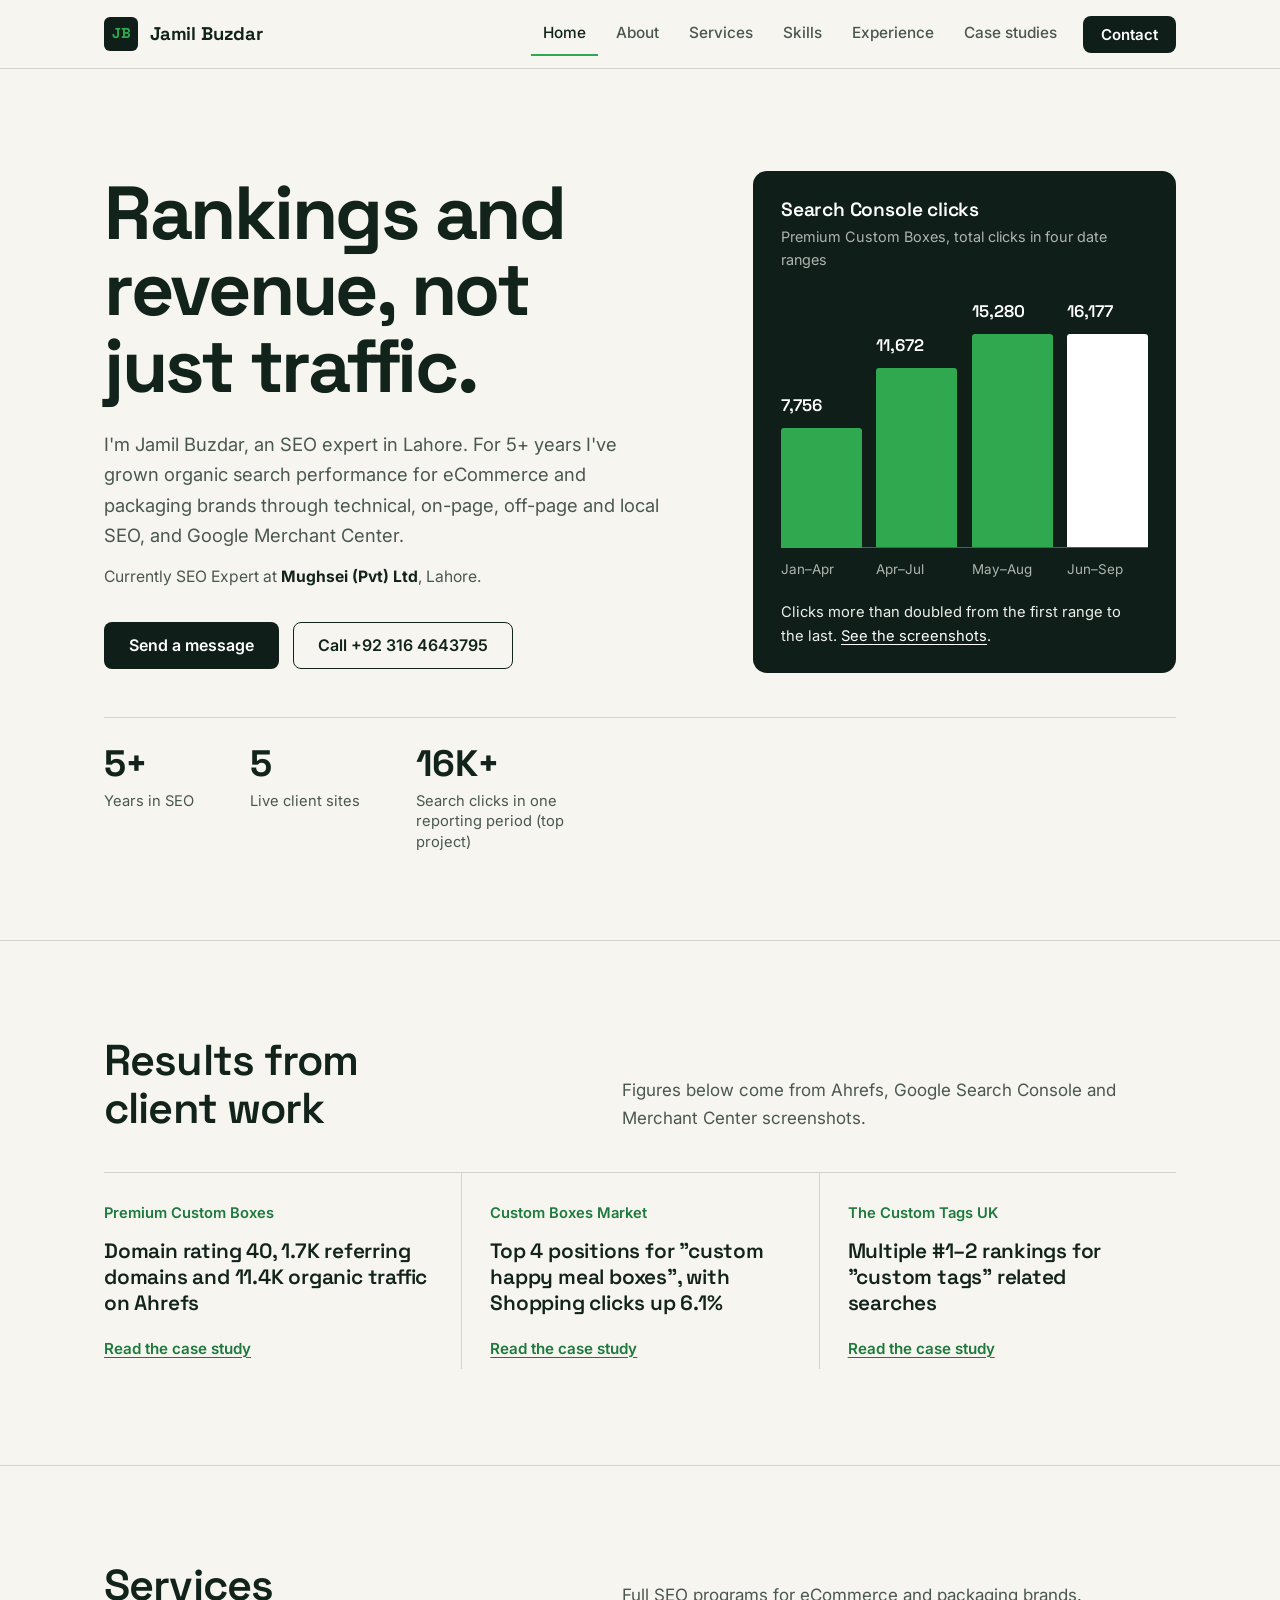
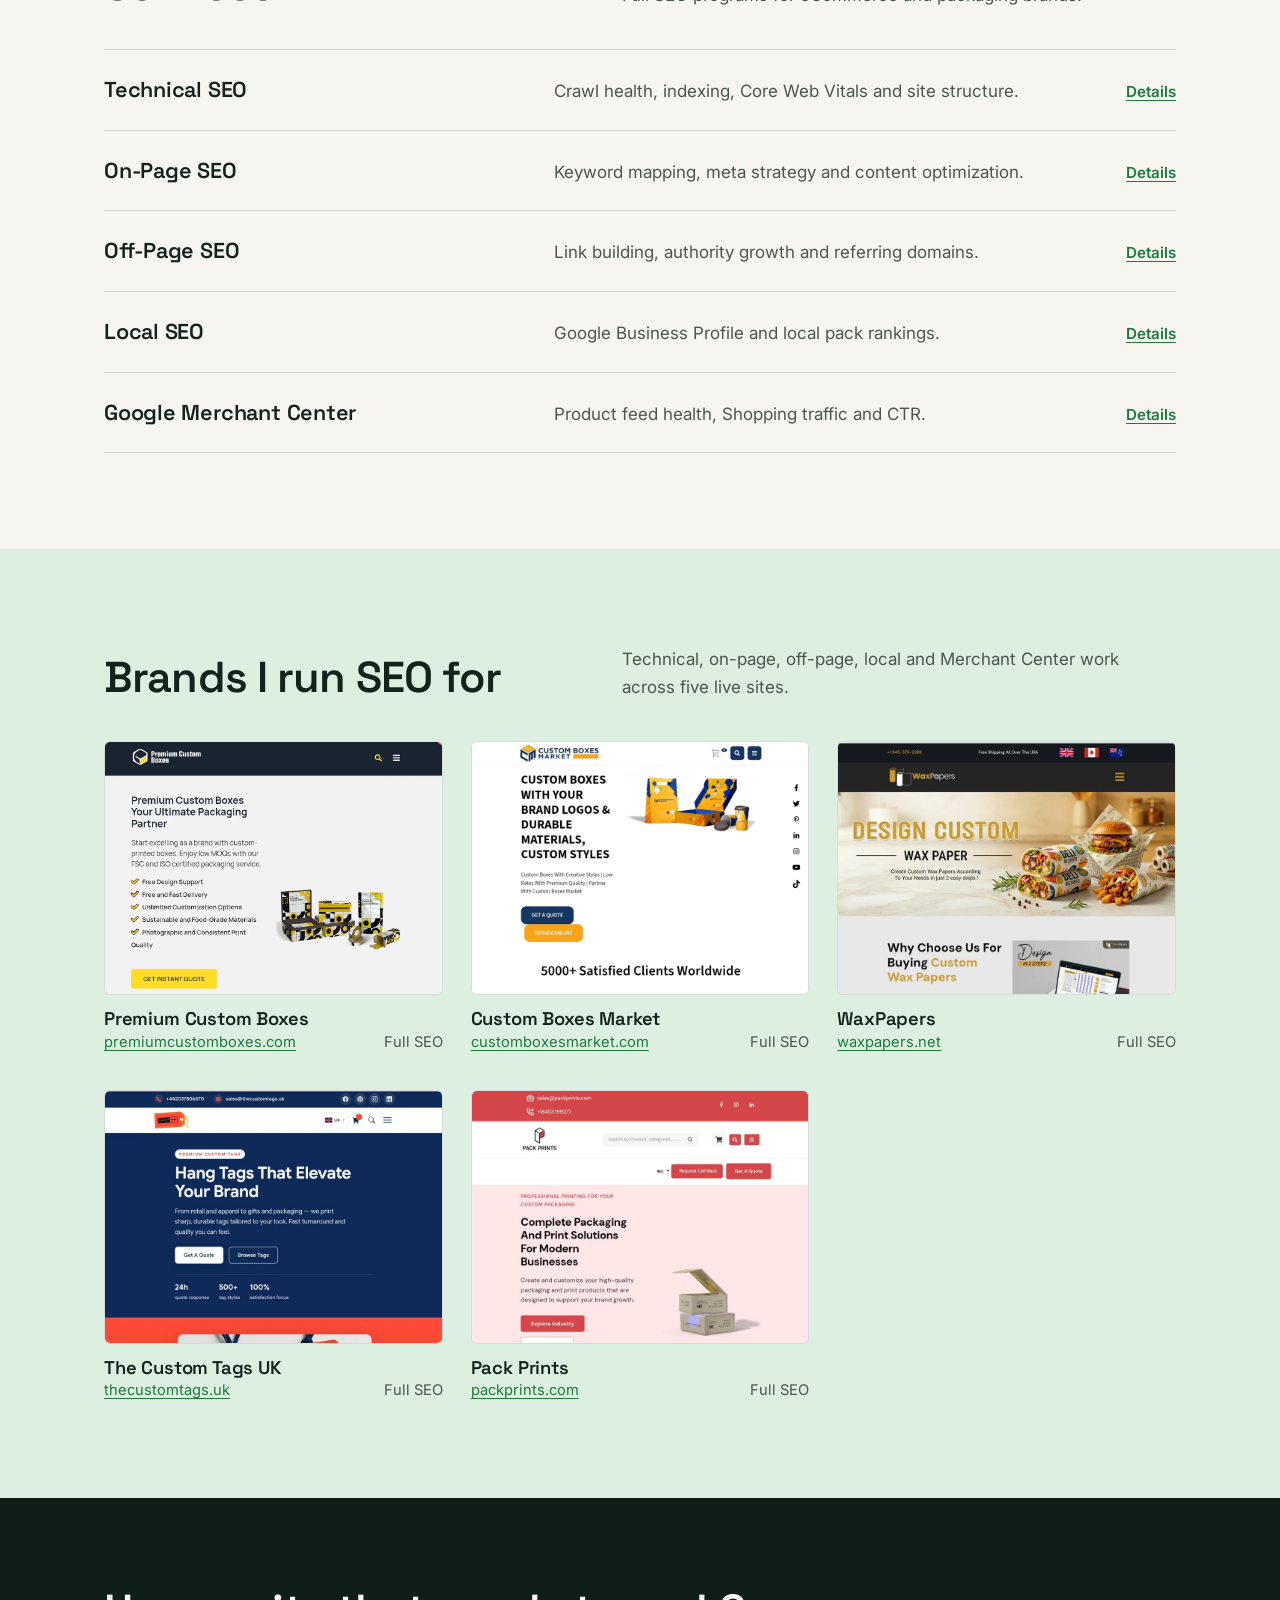
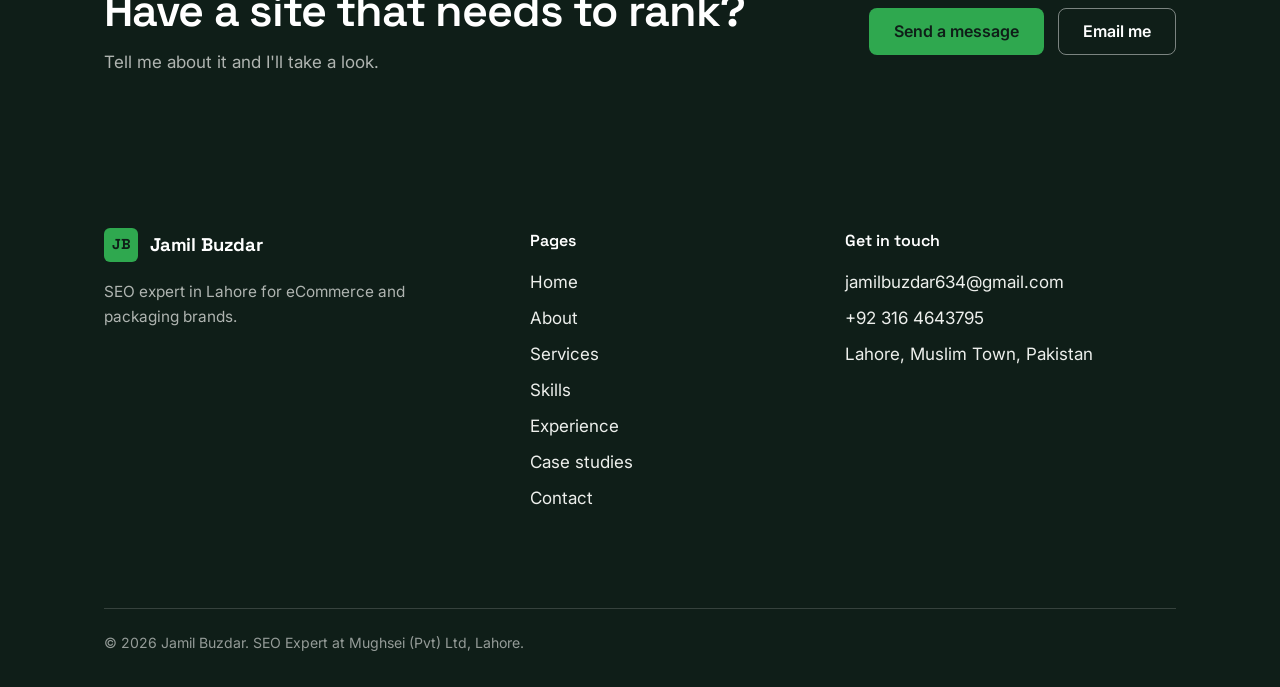
<file: index.html>
<!DOCTYPE html>
<html lang="en">
<head>
<meta charset="UTF-8">
<meta name="viewport" content="width=device-width, initial-scale=1, viewport-fit=cover">
<title>Jamil Buzdar | SEO Expert in Lahore, Pakistan</title>
<meta name="description" content="Jamil Buzdar is an SEO expert in Lahore with 5+ years of experience in technical, on-page, off-page and local SEO for eCommerce and packaging brands.">
<meta name="theme-color" content="#0F1E18">
<meta property="og:type" content="website">
<meta property="og:title" content="Jamil Buzdar | SEO Expert in Lahore, Pakistan">
<meta property="og:description" content="Jamil Buzdar is an SEO expert in Lahore with 5+ years of experience in technical, on-page, off-page and local SEO for eCommerce and packaging brands.">
<link rel="icon" href="favicon.svg" type="image/svg+xml">
<link rel="preconnect" href="https://fonts.googleapis.com">
<link rel="preconnect" href="https://fonts.gstatic.com" crossorigin>
<link href="https://fonts.googleapis.com/css2?family=Space+Grotesk:wght@500;600;700&family=Inter:wght@400;500;600;700&display=swap" rel="stylesheet">
<link rel="stylesheet" href="style.css">
<script type="application/ld+json">
{
  "@context": "https://schema.org",
  "@type": "Person",
  "name": "Jamil Buzdar",
  "jobTitle": "SEO Expert",
  "worksFor": { "@type": "Organization", "name": "Mughsei (Pvt) Ltd" },
  "address": { "@type": "PostalAddress", "addressLocality": "Lahore", "addressCountry": "PK" },
  "email": "mailto:jamilbuzdar634@gmail.com",
  "telephone": "+923164643795",
  "knowsAbout": ["Technical SEO", "On-page SEO", "Off-page SEO", "Local SEO", "Google Merchant Center"]
}
</script>
</head>
<body>
<a class="skip" href="#main">Skip to content</a>
<header class="site-header">
  <div class="wrap">
    <a class="brand" href="index.html" aria-label="Jamil Buzdar, home"><span class="brand-mark" aria-hidden="true">JB</span>Jamil Buzdar</a>
    <button class="nav-toggle" type="button" aria-expanded="false" aria-controls="site-nav">Menu</button>
    <nav class="nav" id="site-nav" aria-label="Main">
      <ul class="nav-list">
        <li><a class="nav-link" href="index.html" aria-current="page">Home</a></li>
        <li><a class="nav-link" href="about.html">About</a></li>
        <li><a class="nav-link" href="services.html">Services</a></li>
        <li><a class="nav-link" href="skills.html">Skills</a></li>
        <li><a class="nav-link" href="experience.html">Experience</a></li>
        <li><a class="nav-link" href="case-studies.html">Case studies</a></li>
        <li><a class="nav-cta" href="contact.html">Contact</a></li>
      </ul>
    </nav>
  </div>
</header>
<main id="main">
<section class="hero">
  <div class="wrap">
    <div>
      <h1 class="hero-title">Rankings and revenue, not just traffic.</h1>
      <p class="hero-lede">I'm Jamil Buzdar, an SEO expert in Lahore. For 5+ years I've grown organic search performance for eCommerce and packaging brands through technical, on-page, off-page and local SEO, and Google Merchant Center.</p>
      <p class="hero-role">Currently SEO Expert at <strong>Mughsei (Pvt) Ltd</strong>, Lahore.</p>
      <div class="actions">
        <a class="btn btn-solid" href="contact.html">Send a message</a>
        <a class="btn btn-line" href="tel:+923164643795">Call +92 316 4643795</a>
      </div>
    </div>
    <figure class="growth" aria-labelledby="growth-title">
      <h2 id="growth-title">Search Console clicks</h2>
      <p class="growth-sub">Premium Custom Boxes, total clicks in four date ranges</p>
      <div class="bars" role="img" aria-label="Bar chart of total Search Console clicks: 7,756 for Jan to Apr, 11,672 for Apr to Jul, 15,280 for May to Aug, 16,177 for Jun to Sep"><div class="bar-col"><span class="bar-val">7,756</span><div class="bar" style="--h:48%;--i:0"></div></div><div class="bar-col"><span class="bar-val">11,672</span><div class="bar" style="--h:72%;--i:1"></div></div><div class="bar-col"><span class="bar-val">15,280</span><div class="bar" style="--h:94.5%;--i:2"></div></div><div class="bar-col"><span class="bar-val">16,177</span><div class="bar" style="--h:100%;--i:3"></div></div></div>
      <div class="bar-names" aria-hidden="true"><span>Jan–Apr</span><span>Apr–Jul</span><span>May–Aug</span><span>Jun–Sep</span></div>
      <p class="growth-note">Clicks more than doubled from the first range to the last. <a href="case-studies.html#premium-custom-boxes" style="color:#fff">See the screenshots</a>.</p>
    </figure>
  </div>
  <div class="wrap">
    <div class="facts" style="grid-column:1/-1;width:100%">
      <div><div class="fact-num">5+</div><div class="fact-label">Years in SEO</div></div>
      <div><div class="fact-num">5</div><div class="fact-label">Live client sites</div></div>
      <div><div class="fact-num">16K+</div><div class="fact-label">Search clicks in one reporting period (top project)</div></div>
    </div>
  </div>
</section>

<section class="section">
  <div class="wrap">
    <div class="section-head">
      <h2>Results from client work</h2>
      <p>Figures below come from Ahrefs, Google Search Console and Merchant Center screenshots.</p>
    </div>
    <div class="proof">
      <div class="proof-item">
        <span class="proof-client">Premium Custom Boxes</span>
        <span class="proof-result">Domain rating 40, 1.7K referring domains and 11.4K organic traffic on Ahrefs</span>
        <a href="case-studies.html#premium-custom-boxes">Read the case study</a>
      </div>
      <div class="proof-item">
        <span class="proof-client">Custom Boxes Market</span>
        <span class="proof-result">Top 4 positions for "custom happy meal boxes", with Shopping clicks up 6.1%</span>
        <a href="case-studies.html#custom-boxes-market">Read the case study</a>
      </div>
      <div class="proof-item">
        <span class="proof-client">The Custom Tags UK</span>
        <span class="proof-result">Multiple #1–2 rankings for "custom tags" related searches</span>
        <a href="case-studies.html#the-custom-tags-uk">Read the case study</a>
      </div>
    </div>
  </div>
</section>

<section class="section">
  <div class="wrap">
    <div class="section-head">
      <h2>Services</h2>
      <p>Full SEO programs for eCommerce and packaging brands.</p>
    </div>
    <div class="rows">
      <div class="row"><span class="row-name">Technical SEO</span><span class="row-desc">Crawl health, indexing, Core Web Vitals and site structure.</span><a class="row-link" href="services.html#technical-seo">Details</a></div>
      <div class="row"><span class="row-name">On-Page SEO</span><span class="row-desc">Keyword mapping, meta strategy and content optimization.</span><a class="row-link" href="services.html#on-page-seo">Details</a></div>
      <div class="row"><span class="row-name">Off-Page SEO</span><span class="row-desc">Link building, authority growth and referring domains.</span><a class="row-link" href="services.html#off-page-seo">Details</a></div>
      <div class="row"><span class="row-name">Local SEO</span><span class="row-desc">Google Business Profile and local pack rankings.</span><a class="row-link" href="services.html#local-seo">Details</a></div>
      <div class="row"><span class="row-name">Google Merchant Center</span><span class="row-desc">Product feed health, Shopping traffic and CTR.</span><a class="row-link" href="services.html#google-merchant-center">Details</a></div>
    </div>
  </div>
</section>

<section class="section section-tint">
  <div class="wrap">
    <div class="section-head">
      <h2>Brands I run SEO for</h2>
      <p>Technical, on-page, off-page, local and Merchant Center work across five live sites.</p>
    </div>
    <div class="projects">
<article>
  <a class="project-thumb" href="https://premiumcustomboxes.com" target="_blank" rel="noopener" aria-label="Visit premiumcustomboxes.com (opens in a new tab)"><img src="site-premium-custom-boxes.webp" alt="Homepage of Premium Custom Boxes" loading="lazy"></a>
  <h3 class="project-name">Premium Custom Boxes</h3>
  <p class="project-meta"><a href="https://premiumcustomboxes.com" target="_blank" rel="noopener">premiumcustomboxes.com</a><span>Full SEO</span></p>
</article>
<article>
  <a class="project-thumb" href="https://customboxesmarket.com" target="_blank" rel="noopener" aria-label="Visit customboxesmarket.com (opens in a new tab)"><img src="site-custom-boxes-market.webp" alt="Homepage of Custom Boxes Market" loading="lazy"></a>
  <h3 class="project-name">Custom Boxes Market</h3>
  <p class="project-meta"><a href="https://customboxesmarket.com" target="_blank" rel="noopener">customboxesmarket.com</a><span>Full SEO</span></p>
</article>
<article>
  <a class="project-thumb" href="https://waxpapers.net" target="_blank" rel="noopener" aria-label="Visit waxpapers.net (opens in a new tab)"><img src="site-waxpapers.webp" alt="Homepage of WaxPapers" loading="lazy"></a>
  <h3 class="project-name">WaxPapers</h3>
  <p class="project-meta"><a href="https://waxpapers.net" target="_blank" rel="noopener">waxpapers.net</a><span>Full SEO</span></p>
</article>
<article>
  <a class="project-thumb" href="https://thecustomtags.uk" target="_blank" rel="noopener" aria-label="Visit thecustomtags.uk (opens in a new tab)"><img src="site-the-custom-tags-uk.webp" alt="Homepage of The Custom Tags UK" loading="lazy"></a>
  <h3 class="project-name">The Custom Tags UK</h3>
  <p class="project-meta"><a href="https://thecustomtags.uk" target="_blank" rel="noopener">thecustomtags.uk</a><span>Full SEO</span></p>
</article>
<article>
  <a class="project-thumb" href="https://packprints.com" target="_blank" rel="noopener" aria-label="Visit packprints.com (opens in a new tab)"><img src="site-pack-prints.webp" alt="Homepage of Pack Prints" loading="lazy"></a>
  <h3 class="project-name">Pack Prints</h3>
  <p class="project-meta"><a href="https://packprints.com" target="_blank" rel="noopener">packprints.com</a><span>Full SEO</span></p>
</article>
    </div>
  </div>
</section>

<section class="cta-band">
  <div class="wrap">
    <div>
      <h2>Have a site that needs to rank?</h2>
      <p>Tell me about it and I&#x27;ll take a look.</p>
    </div>
    <div class="actions">
      <a class="btn btn-accent" href="contact.html">Send a message</a>
      <a class="btn btn-ghost-dark" href="mailto:jamilbuzdar634@gmail.com">Email me</a>
    </div>
  </div>
</section>
</main>
<footer class="site-footer">
  <div class="wrap">
    <div>
      <a class="brand" href="index.html" aria-label="Jamil Buzdar, home"><span class="brand-mark" aria-hidden="true">JB</span>Jamil Buzdar</a>
      <p class="foot-text">SEO expert in Lahore for eCommerce and packaging brands.</p>
    </div>
    <div>
      <p class="foot-title">Pages</p>
      <ul class="foot-list"><li><a href="index.html">Home</a></li><li><a href="about.html">About</a></li><li><a href="services.html">Services</a></li><li><a href="skills.html">Skills</a></li><li><a href="experience.html">Experience</a></li><li><a href="case-studies.html">Case studies</a></li><li><a href="contact.html">Contact</a></li></ul>
    </div>
    <div>
      <p class="foot-title">Get in touch</p>
      <ul class="foot-list">
        <li><a href="mailto:jamilbuzdar634@gmail.com">jamilbuzdar634@gmail.com</a></li>
        <li><a href="tel:+923164643795">+92 316 4643795</a></li>
        <li>Lahore, Muslim Town, Pakistan</li>
      </ul>
    </div>
    <p class="foot-bottom" style="grid-column:1/-1">&copy; 2026 Jamil Buzdar. SEO Expert at Mughsei (Pvt) Ltd, Lahore.</p>
  </div>
</footer>
<script src="main.js" defer></script>
</body>
</html>
</file>
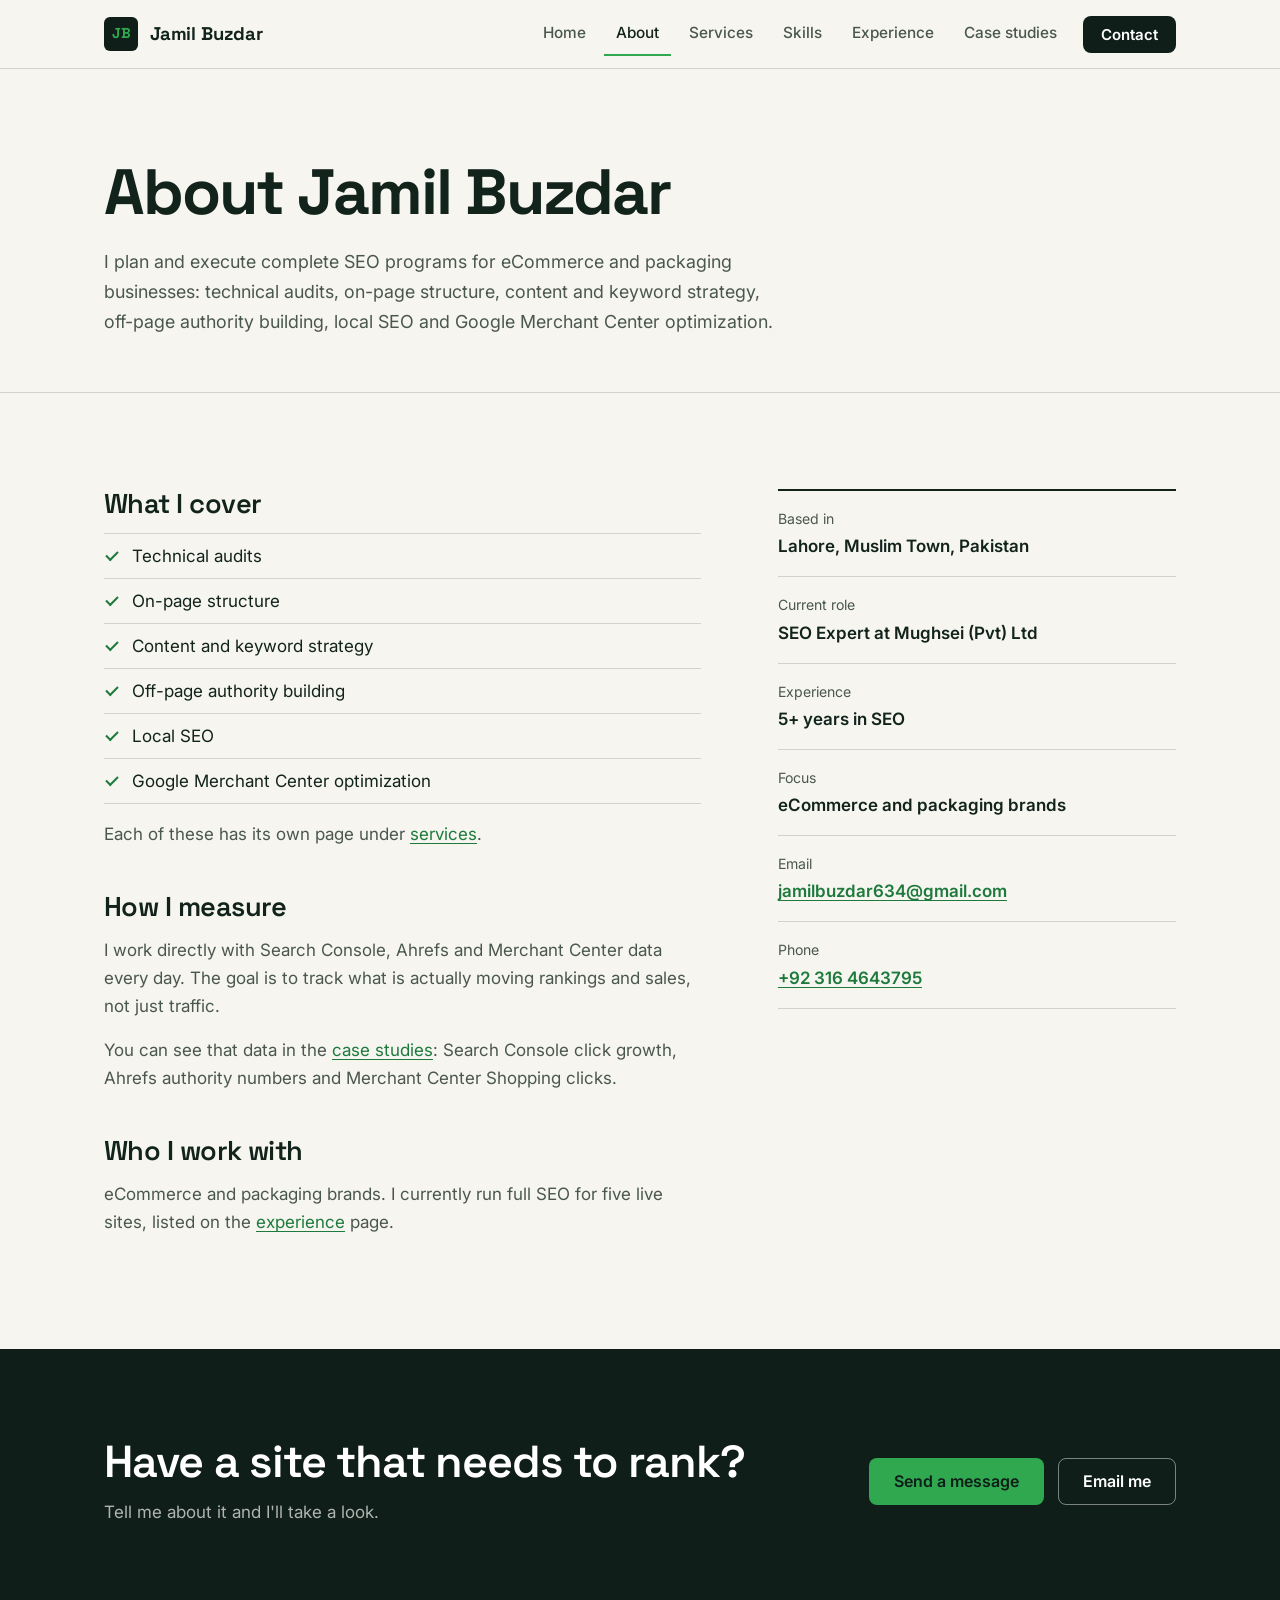
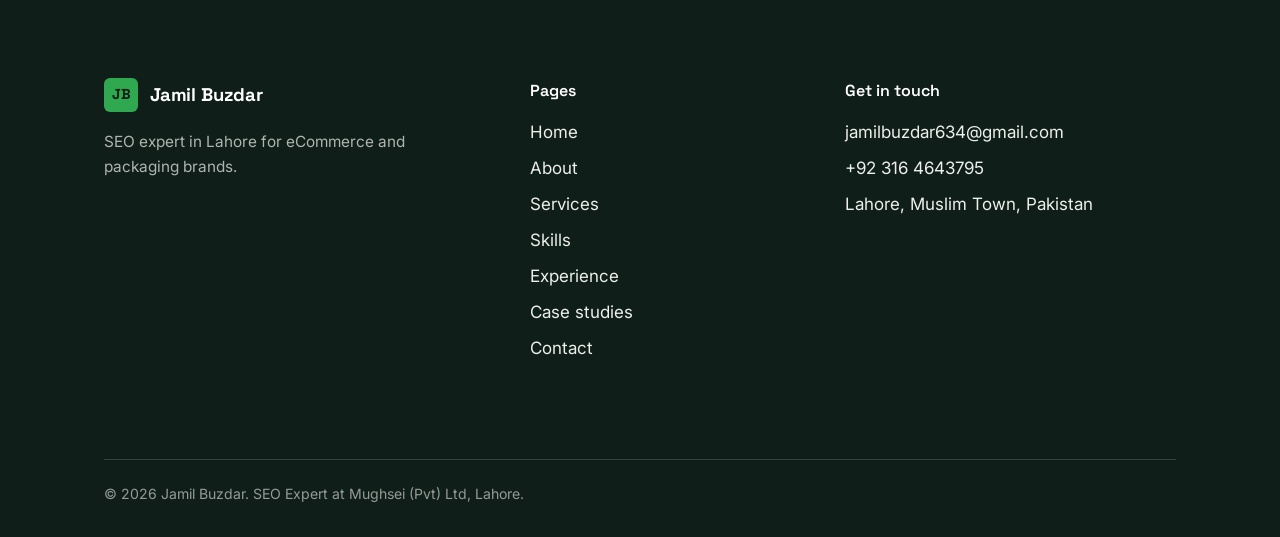
<file: about.html>
<!DOCTYPE html>
<html lang="en">
<head>
<meta charset="UTF-8">
<meta name="viewport" content="width=device-width, initial-scale=1, viewport-fit=cover">
<title>About Jamil Buzdar | SEO Expert in Lahore</title>
<meta name="description" content="Jamil Buzdar plans and runs complete SEO programs for eCommerce and packaging businesses, from technical audits to Google Merchant Center.">
<meta name="theme-color" content="#0F1E18">
<meta property="og:type" content="website">
<meta property="og:title" content="About Jamil Buzdar | SEO Expert in Lahore">
<meta property="og:description" content="Jamil Buzdar plans and runs complete SEO programs for eCommerce and packaging businesses, from technical audits to Google Merchant Center.">
<link rel="icon" href="favicon.svg" type="image/svg+xml">
<link rel="preconnect" href="https://fonts.googleapis.com">
<link rel="preconnect" href="https://fonts.gstatic.com" crossorigin>
<link href="https://fonts.googleapis.com/css2?family=Space+Grotesk:wght@500;600;700&family=Inter:wght@400;500;600;700&display=swap" rel="stylesheet">
<link rel="stylesheet" href="style.css">
</head>
<body>
<a class="skip" href="#main">Skip to content</a>
<header class="site-header">
  <div class="wrap">
    <a class="brand" href="index.html" aria-label="Jamil Buzdar, home"><span class="brand-mark" aria-hidden="true">JB</span>Jamil Buzdar</a>
    <button class="nav-toggle" type="button" aria-expanded="false" aria-controls="site-nav">Menu</button>
    <nav class="nav" id="site-nav" aria-label="Main">
      <ul class="nav-list">
        <li><a class="nav-link" href="index.html">Home</a></li>
        <li><a class="nav-link" href="about.html" aria-current="page">About</a></li>
        <li><a class="nav-link" href="services.html">Services</a></li>
        <li><a class="nav-link" href="skills.html">Skills</a></li>
        <li><a class="nav-link" href="experience.html">Experience</a></li>
        <li><a class="nav-link" href="case-studies.html">Case studies</a></li>
        <li><a class="nav-cta" href="contact.html">Contact</a></li>
      </ul>
    </nav>
  </div>
</header>
<main id="main">
<section class="page-head">
  <div class="wrap">
    <h1>About Jamil Buzdar</h1>
    <p class="lede">I plan and execute complete SEO programs for eCommerce and packaging businesses: technical audits, on-page structure, content and keyword strategy, off-page authority building, local SEO and Google Merchant Center optimization.</p>
  </div>
</section>

<section class="section">
  <div class="wrap split">
    <div class="prose">
      <h2>What I cover</h2>
      <ul class="checks" style="margin-bottom:8px">
        <li>Technical audits</li>
        <li>On-page structure</li>
        <li>Content and keyword strategy</li>
        <li>Off-page authority building</li>
        <li>Local SEO</li>
        <li>Google Merchant Center optimization</li>
      </ul>
      <p style="margin-top:16px">Each of these has its own page under <a href="services.html">services</a>.</p>

      <h2>How I measure</h2>
      <p>I work directly with Search Console, Ahrefs and Merchant Center data every day. The goal is to track what is actually moving rankings and sales, not just traffic.</p>
      <p>You can see that data in the <a href="case-studies.html">case studies</a>: Search Console click growth, Ahrefs authority numbers and Merchant Center Shopping clicks.</p>

      <h2>Who I work with</h2>
      <p>eCommerce and packaging brands. I currently run full SEO for five live sites, listed on the <a href="experience.html">experience</a> page.</p>
    </div>
    <dl class="dl">
      <div><dt>Based in</dt><dd>Lahore, Muslim Town, Pakistan</dd></div>
      <div><dt>Current role</dt><dd>SEO Expert at Mughsei (Pvt) Ltd</dd></div>
      <div><dt>Experience</dt><dd>5+ years in SEO</dd></div>
      <div><dt>Focus</dt><dd>eCommerce and packaging brands</dd></div>
      <div><dt>Email</dt><dd><a href="mailto:jamilbuzdar634@gmail.com">jamilbuzdar634@gmail.com</a></dd></div>
      <div><dt>Phone</dt><dd><a href="tel:+923164643795">+92 316 4643795</a></dd></div>
    </dl>
  </div>
</section>

<section class="cta-band">
  <div class="wrap">
    <div>
      <h2>Have a site that needs to rank?</h2>
      <p>Tell me about it and I&#x27;ll take a look.</p>
    </div>
    <div class="actions">
      <a class="btn btn-accent" href="contact.html">Send a message</a>
      <a class="btn btn-ghost-dark" href="mailto:jamilbuzdar634@gmail.com">Email me</a>
    </div>
  </div>
</section>
</main>
<footer class="site-footer">
  <div class="wrap">
    <div>
      <a class="brand" href="index.html" aria-label="Jamil Buzdar, home"><span class="brand-mark" aria-hidden="true">JB</span>Jamil Buzdar</a>
      <p class="foot-text">SEO expert in Lahore for eCommerce and packaging brands.</p>
    </div>
    <div>
      <p class="foot-title">Pages</p>
      <ul class="foot-list"><li><a href="index.html">Home</a></li><li><a href="about.html">About</a></li><li><a href="services.html">Services</a></li><li><a href="skills.html">Skills</a></li><li><a href="experience.html">Experience</a></li><li><a href="case-studies.html">Case studies</a></li><li><a href="contact.html">Contact</a></li></ul>
    </div>
    <div>
      <p class="foot-title">Get in touch</p>
      <ul class="foot-list">
        <li><a href="mailto:jamilbuzdar634@gmail.com">jamilbuzdar634@gmail.com</a></li>
        <li><a href="tel:+923164643795">+92 316 4643795</a></li>
        <li>Lahore, Muslim Town, Pakistan</li>
      </ul>
    </div>
    <p class="foot-bottom" style="grid-column:1/-1">&copy; 2026 Jamil Buzdar. SEO Expert at Mughsei (Pvt) Ltd, Lahore.</p>
  </div>
</footer>
<script src="main.js" defer></script>
</body>
</html>
</file>
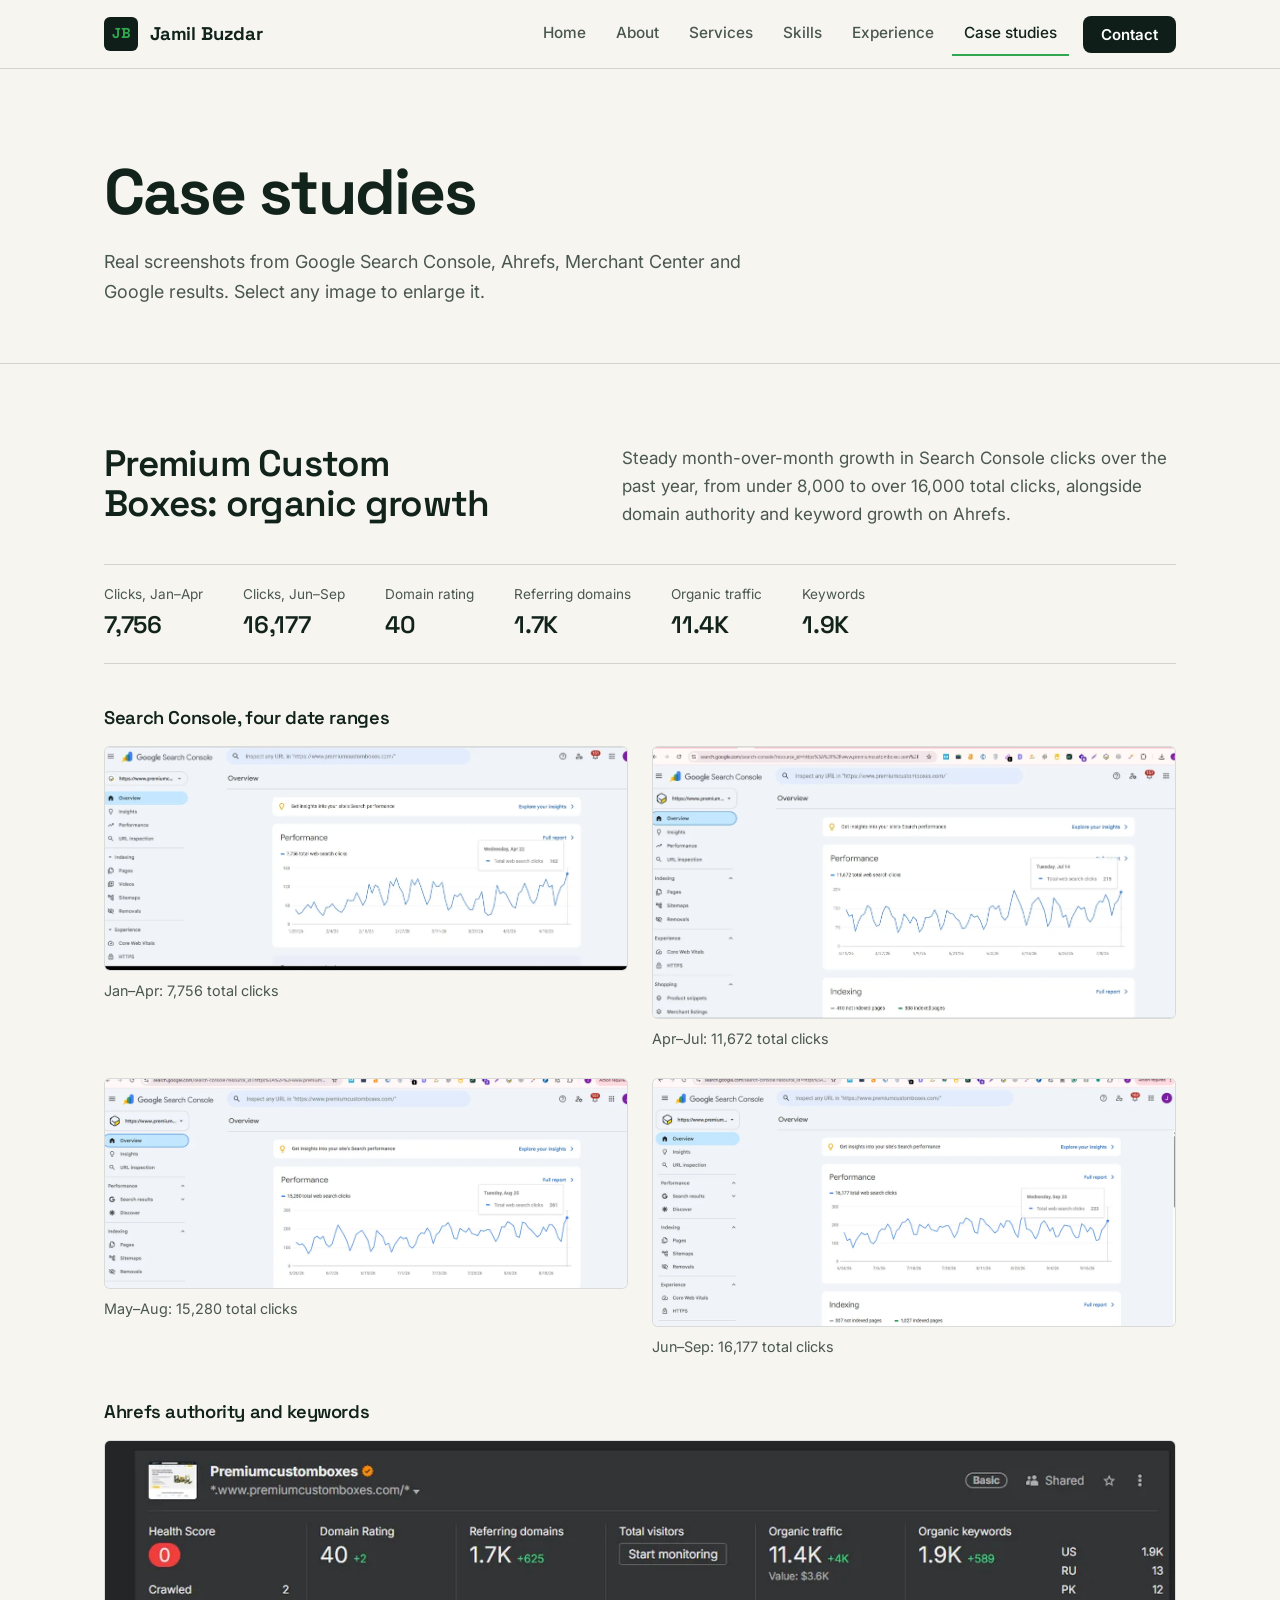
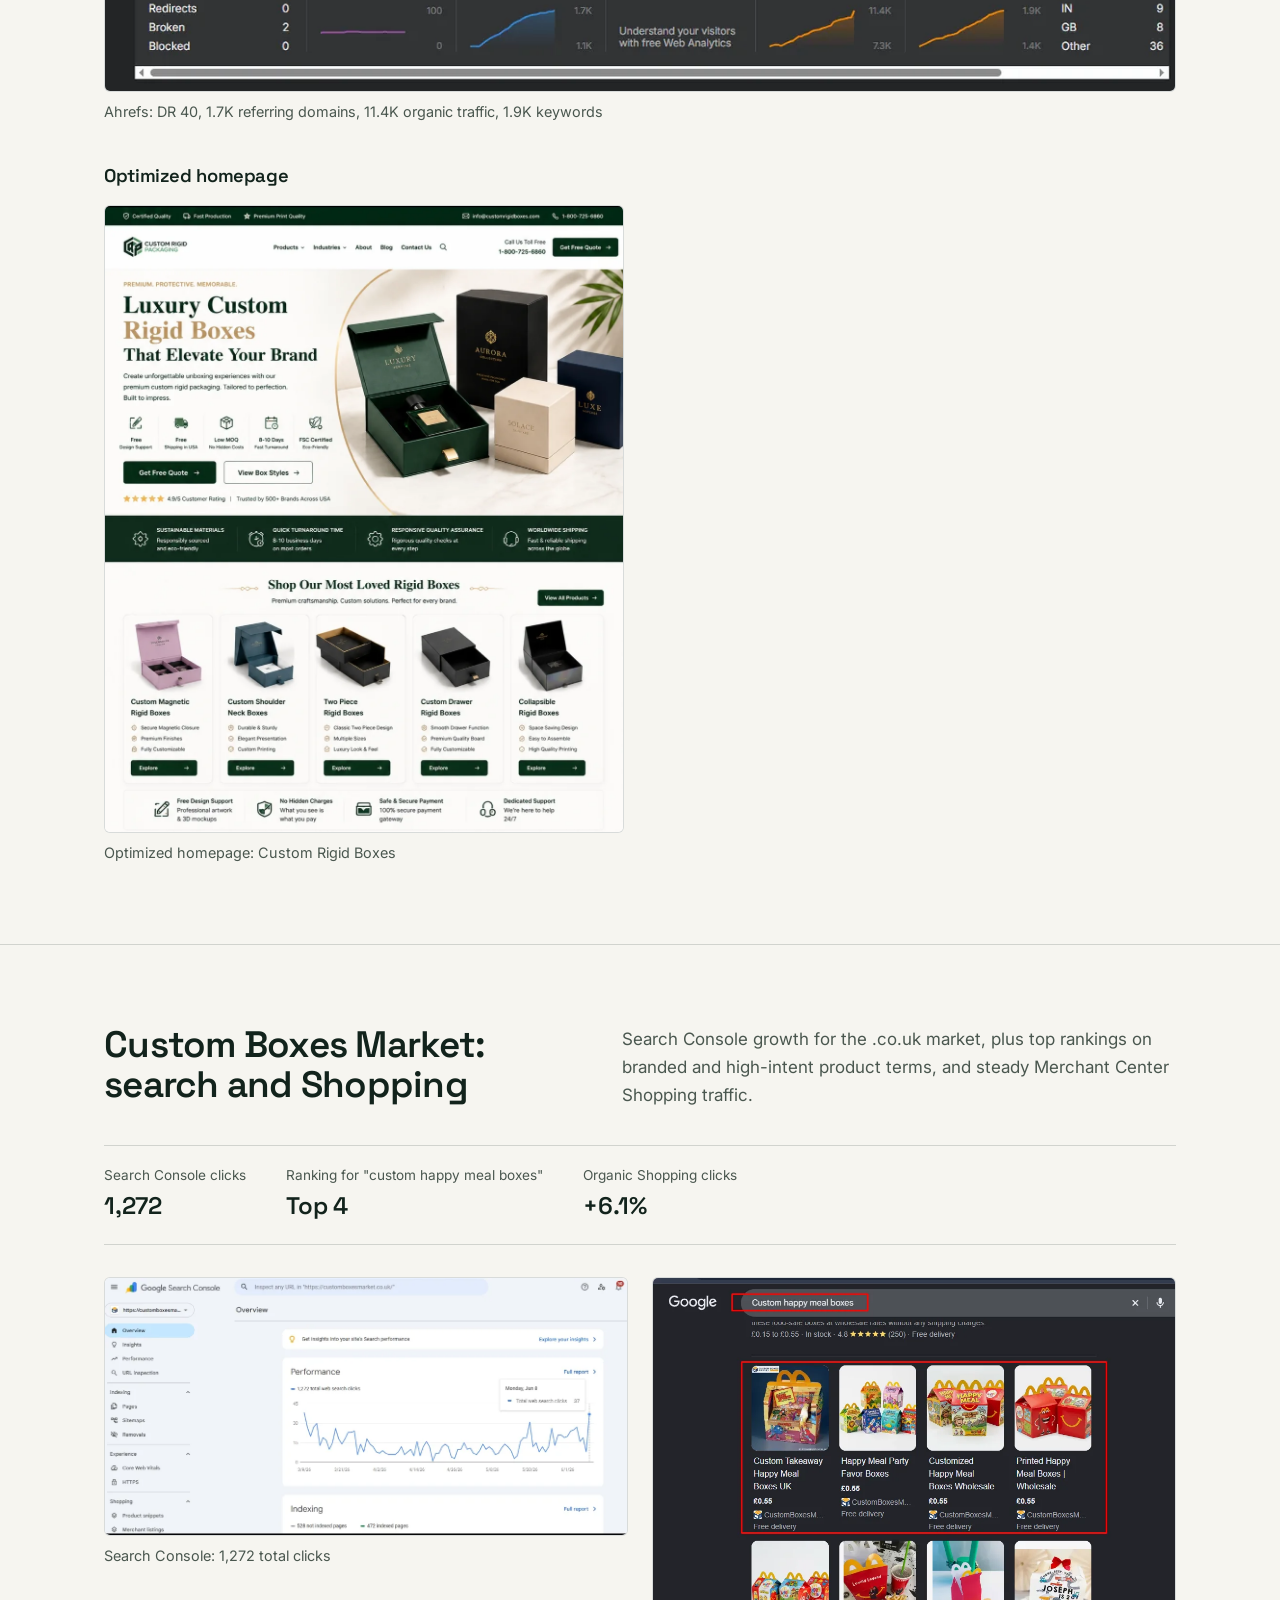
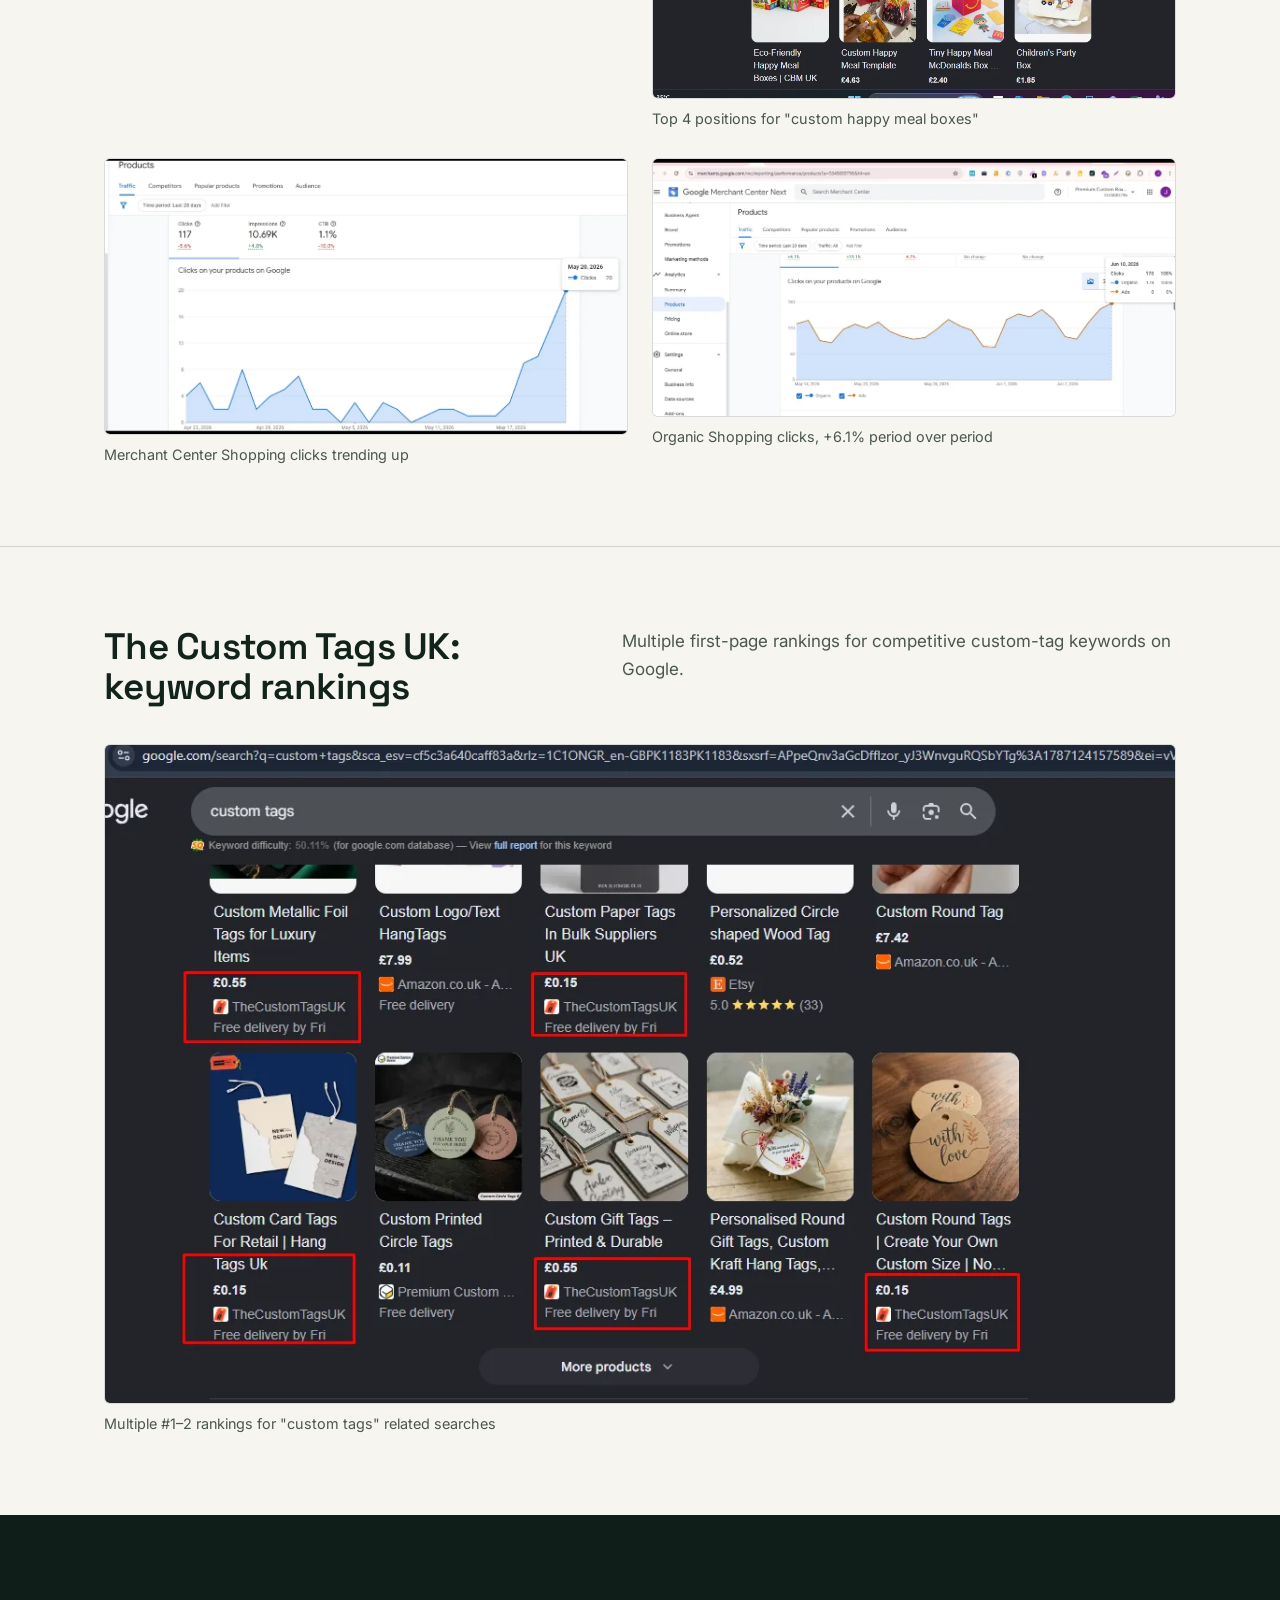
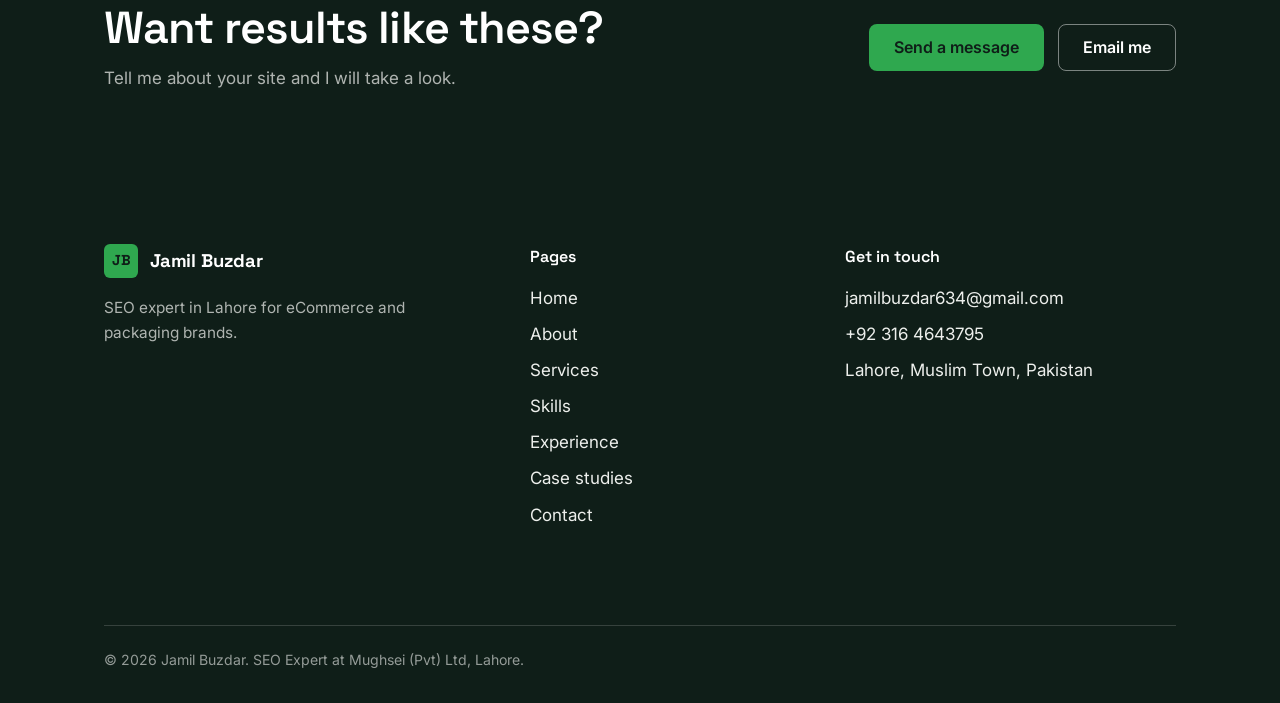
<file: case-studies.html>
<!DOCTYPE html>
<html lang="en">
<head>
<meta charset="UTF-8">
<meta name="viewport" content="width=device-width, initial-scale=1, viewport-fit=cover">
<title>SEO Case Studies | Jamil Buzdar</title>
<meta name="description" content="SEO case studies by Jamil Buzdar: Search Console click growth, Ahrefs authority, Merchant Center Shopping clicks and top Google rankings for packaging brands.">
<meta name="theme-color" content="#0F1E18">
<meta property="og:type" content="website">
<meta property="og:title" content="SEO Case Studies | Jamil Buzdar">
<meta property="og:description" content="SEO case studies by Jamil Buzdar: Search Console click growth, Ahrefs authority, Merchant Center Shopping clicks and top Google rankings for packaging brands.">
<link rel="icon" href="favicon.svg" type="image/svg+xml">
<link rel="preconnect" href="https://fonts.googleapis.com">
<link rel="preconnect" href="https://fonts.gstatic.com" crossorigin>
<link href="https://fonts.googleapis.com/css2?family=Space+Grotesk:wght@500;600;700&family=Inter:wght@400;500;600;700&display=swap" rel="stylesheet">
<link rel="stylesheet" href="style.css">
</head>
<body>
<a class="skip" href="#main">Skip to content</a>
<header class="site-header">
  <div class="wrap">
    <a class="brand" href="index.html" aria-label="Jamil Buzdar, home"><span class="brand-mark" aria-hidden="true">JB</span>Jamil Buzdar</a>
    <button class="nav-toggle" type="button" aria-expanded="false" aria-controls="site-nav">Menu</button>
    <nav class="nav" id="site-nav" aria-label="Main">
      <ul class="nav-list">
        <li><a class="nav-link" href="index.html">Home</a></li>
        <li><a class="nav-link" href="about.html">About</a></li>
        <li><a class="nav-link" href="services.html">Services</a></li>
        <li><a class="nav-link" href="skills.html">Skills</a></li>
        <li><a class="nav-link" href="experience.html">Experience</a></li>
        <li><a class="nav-link" href="case-studies.html" aria-current="page">Case studies</a></li>
        <li><a class="nav-cta" href="contact.html">Contact</a></li>
      </ul>
    </nav>
  </div>
</header>
<main id="main">
<section class="page-head">
  <div class="wrap">
    <h1>Case studies</h1>
    <p class="lede">Real screenshots from Google Search Console, Ahrefs, Merchant Center and Google results. Select any image to enlarge it.</p>
  </div>
</section>

<section class="case" id="premium-custom-boxes">
  <div class="wrap">
    <div class="case-top">
      <h2>Premium Custom Boxes: organic growth</h2>
      <p>Steady month-over-month growth in Search Console clicks over the past year, from under 8,000 to over 16,000 total clicks, alongside domain authority and keyword growth on Ahrefs.</p>
    </div>
    <dl class="snapshot">
      <div class="snap"><dt>Clicks, Jan–Apr</dt><dd>7,756</dd></div>
      <div class="snap"><dt>Clicks, Jun–Sep</dt><dd>16,177</dd></div>
      <div class="snap"><dt>Domain rating</dt><dd>40</dd></div>
      <div class="snap"><dt>Referring domains</dt><dd>1.7K</dd></div>
      <div class="snap"><dt>Organic traffic</dt><dd>11.4K</dd></div>
      <div class="snap"><dt>Keywords</dt><dd>1.9K</dd></div>
    </dl>
    <h3 class="case-sub">Search Console, four date ranges</h3>
    <div class="shots">
      <figure class="shot">
  <button class="shot-btn" type="button" data-full="gsc-clicks-jan-apr.webp" aria-label="Enlarge screenshot: Jan–Apr: 7,756 total clicks">
    <img src="gsc-clicks-jan-apr.webp" alt="Search Console performance chart showing 7,756 total clicks" loading="lazy">
  </button>
  <figcaption>Jan–Apr: 7,756 total clicks</figcaption>
</figure>
      <figure class="shot">
  <button class="shot-btn" type="button" data-full="gsc-clicks-apr-jul.webp" aria-label="Enlarge screenshot: Apr–Jul: 11,672 total clicks">
    <img src="gsc-clicks-apr-jul.webp" alt="Search Console performance chart showing 11,672 total clicks" loading="lazy">
  </button>
  <figcaption>Apr–Jul: 11,672 total clicks</figcaption>
</figure>
      <figure class="shot">
  <button class="shot-btn" type="button" data-full="gsc-clicks-may-aug.webp" aria-label="Enlarge screenshot: May–Aug: 15,280 total clicks">
    <img src="gsc-clicks-may-aug.webp" alt="Search Console performance chart showing 15,280 total clicks" loading="lazy">
  </button>
  <figcaption>May–Aug: 15,280 total clicks</figcaption>
</figure>
      <figure class="shot">
  <button class="shot-btn" type="button" data-full="gsc-clicks-jun-sep.webp" aria-label="Enlarge screenshot: Jun–Sep: 16,177 total clicks">
    <img src="gsc-clicks-jun-sep.webp" alt="Search Console performance chart showing 16,177 total clicks" loading="lazy">
  </button>
  <figcaption>Jun–Sep: 16,177 total clicks</figcaption>
</figure>
    </div>
    <h3 class="case-sub">Ahrefs authority and keywords</h3>
    <div class="shots one">
      <figure class="shot">
  <button class="shot-btn" type="button" data-full="ahrefs-overview.webp" aria-label="Enlarge screenshot: Ahrefs: DR 40, 1.7K referring domains, 11.4K organic traffic, 1.9K keywords">
    <img src="ahrefs-overview.webp" alt="Ahrefs overview for premiumcustomboxes.com" loading="lazy">
  </button>
  <figcaption>Ahrefs: DR 40, 1.7K referring domains, 11.4K organic traffic, 1.9K keywords</figcaption>
</figure>
    </div>
    <h3 class="case-sub">Optimized homepage</h3>
    <div class="shots one">
      <figure class="shot shot-tall">
  <button class="shot-btn" type="button" data-full="premium-custom-boxes-homepage-design.webp" aria-label="Enlarge screenshot: Optimized homepage: Custom Rigid Boxes">
    <img src="premium-custom-boxes-homepage-design.webp" alt="Premium Custom Boxes homepage showing Luxury Custom Rigid Boxes" loading="lazy">
  </button>
  <figcaption>Optimized homepage: Custom Rigid Boxes</figcaption>
</figure>
    </div>
  </div>
</section>

<section class="case" id="custom-boxes-market">
  <div class="wrap">
    <div class="case-top">
      <h2>Custom Boxes Market: search and Shopping</h2>
      <p>Search Console growth for the .co.uk market, plus top rankings on branded and high-intent product terms, and steady Merchant Center Shopping traffic.</p>
    </div>
    <dl class="snapshot">
      <div class="snap"><dt>Search Console clicks</dt><dd>1,272</dd></div>
      <div class="snap"><dt>Ranking for "custom happy meal boxes"</dt><dd>Top 4</dd></div>
      <div class="snap"><dt>Organic Shopping clicks</dt><dd>+6.1%</dd></div>
    </dl>
    <div class="shots">
      <figure class="shot">
  <button class="shot-btn" type="button" data-full="gsc-custom-boxes-market.webp" aria-label="Enlarge screenshot: Search Console: 1,272 total clicks">
    <img src="gsc-custom-boxes-market.webp" alt="Search Console performance chart for customboxesmarket.co.uk" loading="lazy">
  </button>
  <figcaption>Search Console: 1,272 total clicks</figcaption>
</figure>
      <figure class="shot">
  <button class="shot-btn" type="button" data-full="ranking-custom-happy-meal-boxes.webp" aria-label="Enlarge screenshot: Top 4 positions for &quot;custom happy meal boxes&quot;">
    <img src="ranking-custom-happy-meal-boxes.webp" alt="Google results for custom happy meal boxes with four listings highlighted" loading="lazy">
  </button>
  <figcaption>Top 4 positions for &quot;custom happy meal boxes&quot;</figcaption>
</figure>
      <figure class="shot">
  <button class="shot-btn" type="button" data-full="merchant-center-shopping-clicks.webp" aria-label="Enlarge screenshot: Merchant Center Shopping clicks trending up">
    <img src="merchant-center-shopping-clicks.webp" alt="Merchant Center chart of clicks on products" loading="lazy">
  </button>
  <figcaption>Merchant Center Shopping clicks trending up</figcaption>
</figure>
      <figure class="shot">
  <button class="shot-btn" type="button" data-full="merchant-center-organic-shopping.webp" aria-label="Enlarge screenshot: Organic Shopping clicks, +6.1% period over period">
    <img src="merchant-center-organic-shopping.webp" alt="Merchant Center chart of organic Shopping clicks" loading="lazy">
  </button>
  <figcaption>Organic Shopping clicks, +6.1% period over period</figcaption>
</figure>
    </div>
  </div>
</section>

<section class="case" id="the-custom-tags-uk">
  <div class="wrap">
    <div class="case-top">
      <h2>The Custom Tags UK: keyword rankings</h2>
      <p>Multiple first-page rankings for competitive custom-tag keywords on Google.</p>
    </div>
    <div class="shots one">
      <figure class="shot">
  <button class="shot-btn" type="button" data-full="ranking-custom-tags.webp" aria-label="Enlarge screenshot: Multiple #1–2 rankings for &quot;custom tags&quot; related searches">
    <img src="ranking-custom-tags.webp" alt="Google results for custom tags with several listings highlighted" loading="lazy">
  </button>
  <figcaption>Multiple #1–2 rankings for &quot;custom tags&quot; related searches</figcaption>
</figure>
    </div>
  </div>
</section>

<section class="cta-band">
  <div class="wrap">
    <div>
      <h2>Want results like these?</h2>
      <p>Tell me about your site and I will take a look.</p>
    </div>
    <div class="actions">
      <a class="btn btn-accent" href="contact.html">Send a message</a>
      <a class="btn btn-ghost-dark" href="mailto:jamilbuzdar634@gmail.com">Email me</a>
    </div>
  </div>
</section>
</main>
<footer class="site-footer">
  <div class="wrap">
    <div>
      <a class="brand" href="index.html" aria-label="Jamil Buzdar, home"><span class="brand-mark" aria-hidden="true">JB</span>Jamil Buzdar</a>
      <p class="foot-text">SEO expert in Lahore for eCommerce and packaging brands.</p>
    </div>
    <div>
      <p class="foot-title">Pages</p>
      <ul class="foot-list"><li><a href="index.html">Home</a></li><li><a href="about.html">About</a></li><li><a href="services.html">Services</a></li><li><a href="skills.html">Skills</a></li><li><a href="experience.html">Experience</a></li><li><a href="case-studies.html">Case studies</a></li><li><a href="contact.html">Contact</a></li></ul>
    </div>
    <div>
      <p class="foot-title">Get in touch</p>
      <ul class="foot-list">
        <li><a href="mailto:jamilbuzdar634@gmail.com">jamilbuzdar634@gmail.com</a></li>
        <li><a href="tel:+923164643795">+92 316 4643795</a></li>
        <li>Lahore, Muslim Town, Pakistan</li>
      </ul>
    </div>
    <p class="foot-bottom" style="grid-column:1/-1">&copy; 2026 Jamil Buzdar. SEO Expert at Mughsei (Pvt) Ltd, Lahore.</p>
  </div>
</footer>
<script src="main.js" defer></script>
</body>
</html>
</file>
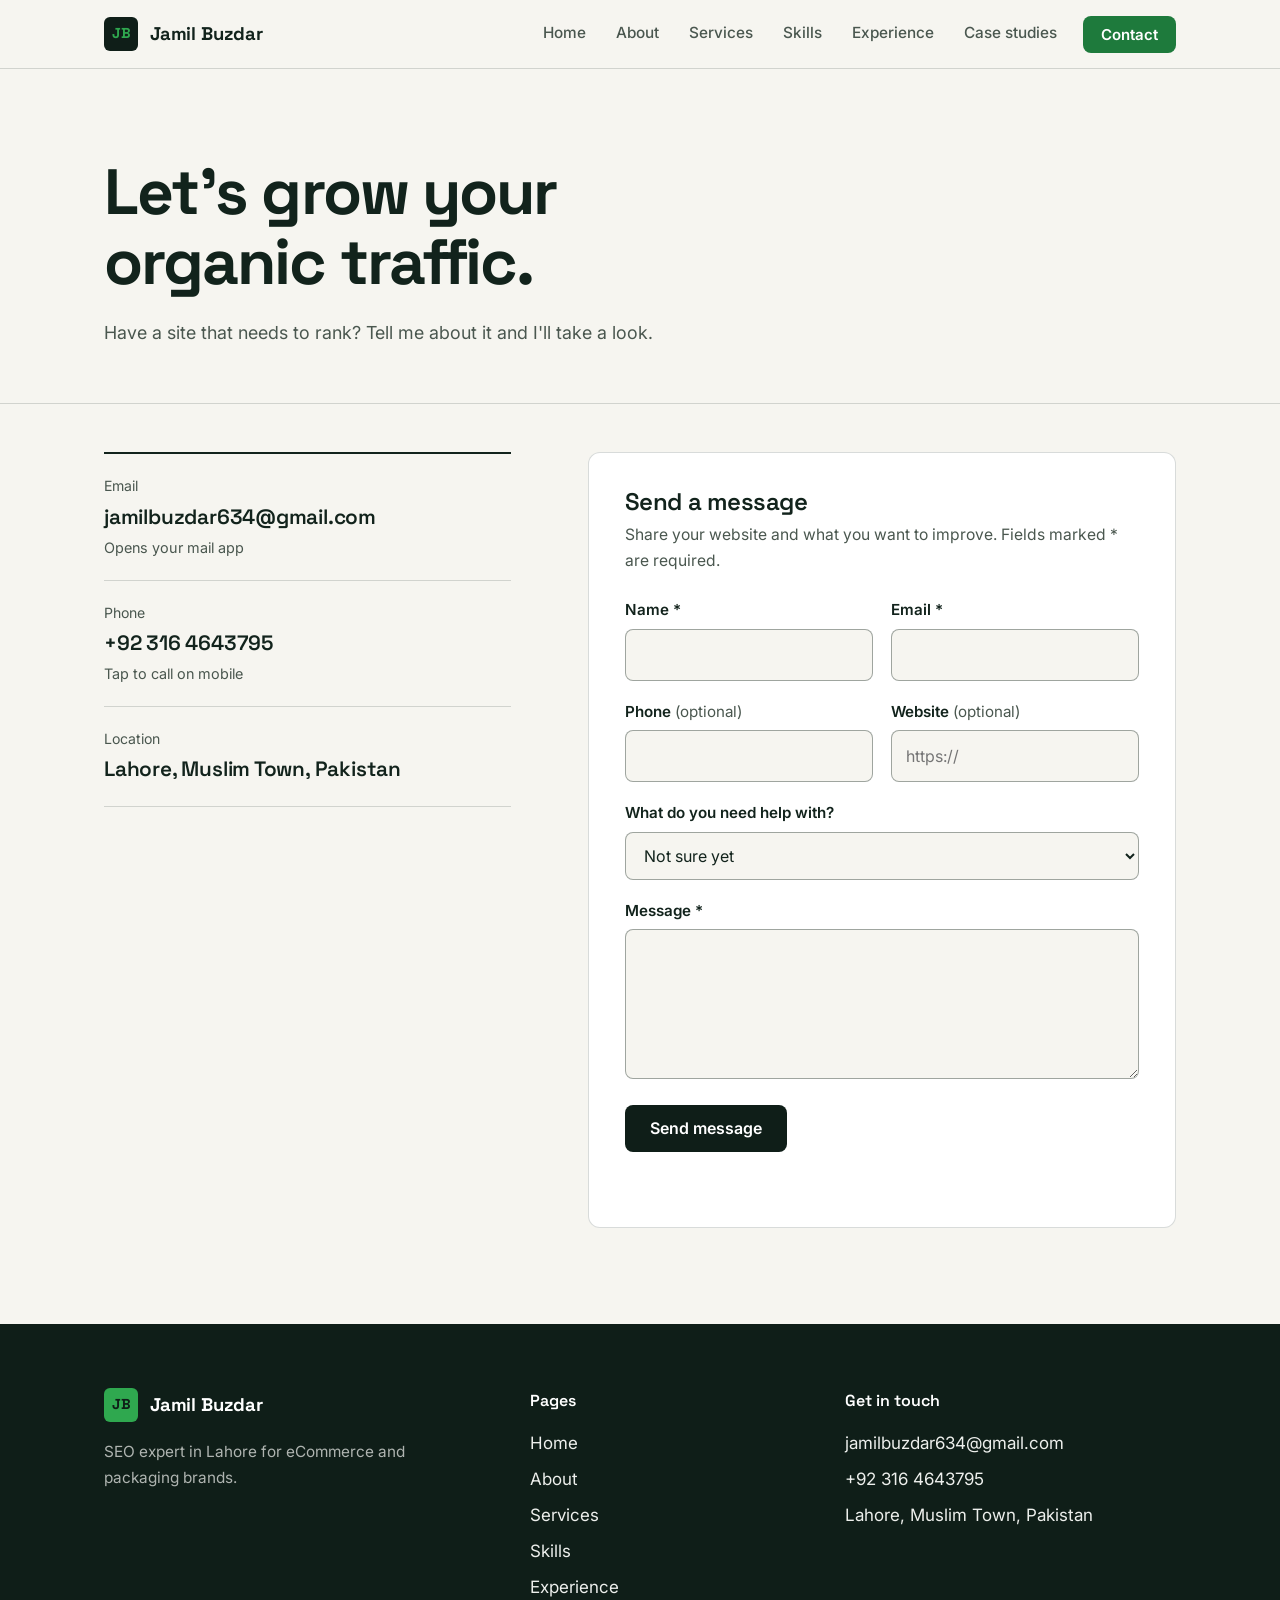
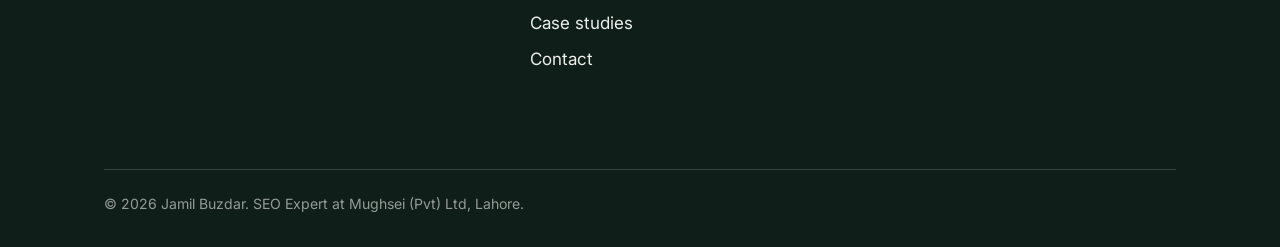
<file: contact.html>
<!DOCTYPE html>
<html lang="en">
<head>
<meta charset="UTF-8">
<meta name="viewport" content="width=device-width, initial-scale=1, viewport-fit=cover">
<title>Contact Jamil Buzdar | SEO Expert in Lahore</title>
<meta name="description" content="Contact Jamil Buzdar, an SEO expert in Lahore. Email, call or send a message about your site.">
<meta name="theme-color" content="#0F1E18">
<meta property="og:type" content="website">
<meta property="og:title" content="Contact Jamil Buzdar | SEO Expert in Lahore">
<meta property="og:description" content="Contact Jamil Buzdar, an SEO expert in Lahore. Email, call or send a message about your site.">
<link rel="icon" href="favicon.svg" type="image/svg+xml">
<link rel="preconnect" href="https://fonts.googleapis.com">
<link rel="preconnect" href="https://fonts.gstatic.com" crossorigin>
<link href="https://fonts.googleapis.com/css2?family=Space+Grotesk:wght@500;600;700&family=Inter:wght@400;500;600;700&display=swap" rel="stylesheet">
<link rel="stylesheet" href="style.css">
</head>
<body>
<a class="skip" href="#main">Skip to content</a>
<header class="site-header">
  <div class="wrap">
    <a class="brand" href="index.html" aria-label="Jamil Buzdar, home"><span class="brand-mark" aria-hidden="true">JB</span>Jamil Buzdar</a>
    <button class="nav-toggle" type="button" aria-expanded="false" aria-controls="site-nav">Menu</button>
    <nav class="nav" id="site-nav" aria-label="Main">
      <ul class="nav-list">
        <li><a class="nav-link" href="index.html">Home</a></li>
        <li><a class="nav-link" href="about.html">About</a></li>
        <li><a class="nav-link" href="services.html">Services</a></li>
        <li><a class="nav-link" href="skills.html">Skills</a></li>
        <li><a class="nav-link" href="experience.html">Experience</a></li>
        <li><a class="nav-link" href="case-studies.html">Case studies</a></li>
        <li><a class="nav-cta" href="contact.html" aria-current="page">Contact</a></li>
      </ul>
    </nav>
  </div>
</header>
<main id="main">
<section class="page-head">
  <div class="wrap">
    <h1>Let's grow your organic traffic.</h1>
    <p class="lede">Have a site that needs to rank? Tell me about it and I'll take a look.</p>
  </div>
</section>

<section class="section" style="padding-top:48px">
  <div class="wrap contact-grid">
    <div class="ways">
      <a class="way" href="mailto:jamilbuzdar634@gmail.com"><span class="way-label">Email</span><span class="way-value">jamilbuzdar634@gmail.com</span><span class="way-hint">Opens your mail app</span></a>
      <a class="way" href="tel:+923164643795"><span class="way-label">Phone</span><span class="way-value">+92 316 4643795</span><span class="way-hint">Tap to call on mobile</span></a>
      <div class="way"><span class="way-label">Location</span><span class="way-value">Lahore, Muslim Town, Pakistan</span></div>
    </div>

    <form class="form" id="contact-form" action="https://formsubmit.co/jamilbuzdar634@gmail.com" method="POST" data-ajax="https://formsubmit.co/ajax/jamilbuzdar634@gmail.com" data-mailto="jamilbuzdar634@gmail.com">
      <div class="form-fields">
        <h2>Send a message</h2>
        <p class="form-intro">Share your website and what you want to improve. Fields marked * are required.</p>
        <input type="hidden" name="_subject" value="New SEO inquiry from jamilbuzdar website">
        <input type="hidden" name="_template" value="table">
        <input type="hidden" name="_captcha" value="false">
        <div class="hp" aria-hidden="true"><label>Leave this field empty <input type="text" name="_honey" tabindex="-1" autocomplete="off"></label></div>
        <div class="field-row">
          <div class="field"><label for="f-name">Name *</label><input id="f-name" name="name" type="text" required autocomplete="name"></div>
          <div class="field"><label for="f-email">Email *</label><input id="f-email" name="email" type="email" required autocomplete="email"></div>
        </div>
        <div class="field-row">
          <div class="field"><label for="f-phone">Phone <span class="opt">(optional)</span></label><input id="f-phone" name="phone" type="tel" autocomplete="tel"></div>
          <div class="field"><label for="f-site">Website <span class="opt">(optional)</span></label><input id="f-site" name="website" type="url" placeholder="https://" autocomplete="url"></div>
        </div>
        <div class="field">
          <label for="f-service">What do you need help with?</label>
          <select id="f-service" name="service"><option>Not sure yet</option><option>Technical SEO</option><option>On-Page SEO</option><option>Off-Page SEO</option><option>Local SEO</option><option>Google Merchant Center</option></select>
        </div>
        <div class="field"><label for="f-message">Message *</label><textarea id="f-message" name="message" required></textarea></div>
        <button class="btn btn-solid" type="submit">Send message</button>
        <p class="form-status" id="form-status" role="status" aria-live="polite"></p>
      </div>
      <div class="form-done" id="form-done" tabindex="-1">
        <h2>Message sent</h2>
        <p>Thanks<span id="done-name"></span>. Your message has been delivered, and Jamil will reply to the email address you gave.</p>
        <a class="btn btn-line" href="index.html">Back to home</a>
      </div>
    </form>
  </div>
</section>
</main>
<footer class="site-footer">
  <div class="wrap">
    <div>
      <a class="brand" href="index.html" aria-label="Jamil Buzdar, home"><span class="brand-mark" aria-hidden="true">JB</span>Jamil Buzdar</a>
      <p class="foot-text">SEO expert in Lahore for eCommerce and packaging brands.</p>
    </div>
    <div>
      <p class="foot-title">Pages</p>
      <ul class="foot-list"><li><a href="index.html">Home</a></li><li><a href="about.html">About</a></li><li><a href="services.html">Services</a></li><li><a href="skills.html">Skills</a></li><li><a href="experience.html">Experience</a></li><li><a href="case-studies.html">Case studies</a></li><li><a href="contact.html">Contact</a></li></ul>
    </div>
    <div>
      <p class="foot-title">Get in touch</p>
      <ul class="foot-list">
        <li><a href="mailto:jamilbuzdar634@gmail.com">jamilbuzdar634@gmail.com</a></li>
        <li><a href="tel:+923164643795">+92 316 4643795</a></li>
        <li>Lahore, Muslim Town, Pakistan</li>
      </ul>
    </div>
    <p class="foot-bottom" style="grid-column:1/-1">&copy; 2026 Jamil Buzdar. SEO Expert at Mughsei (Pvt) Ltd, Lahore.</p>
  </div>
</footer>
<script src="main.js" defer></script>
</body>
</html>
</file>
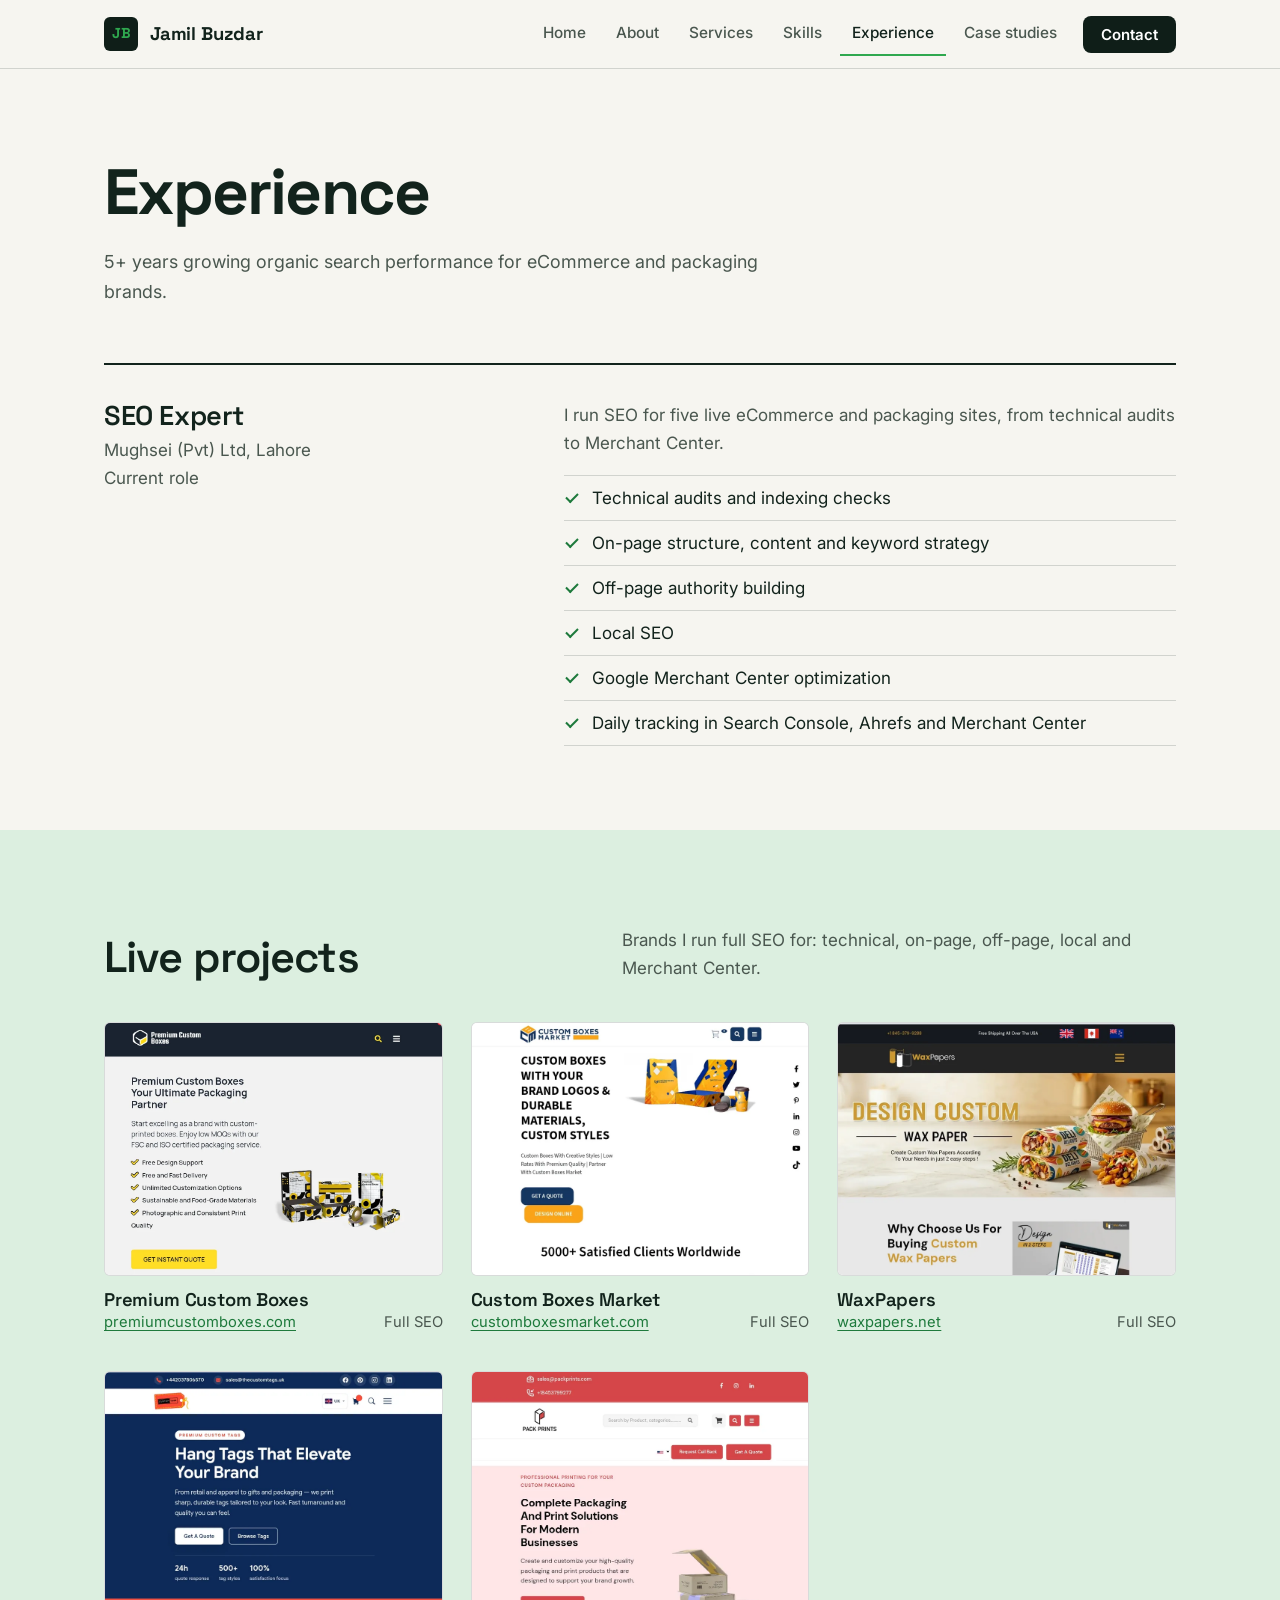
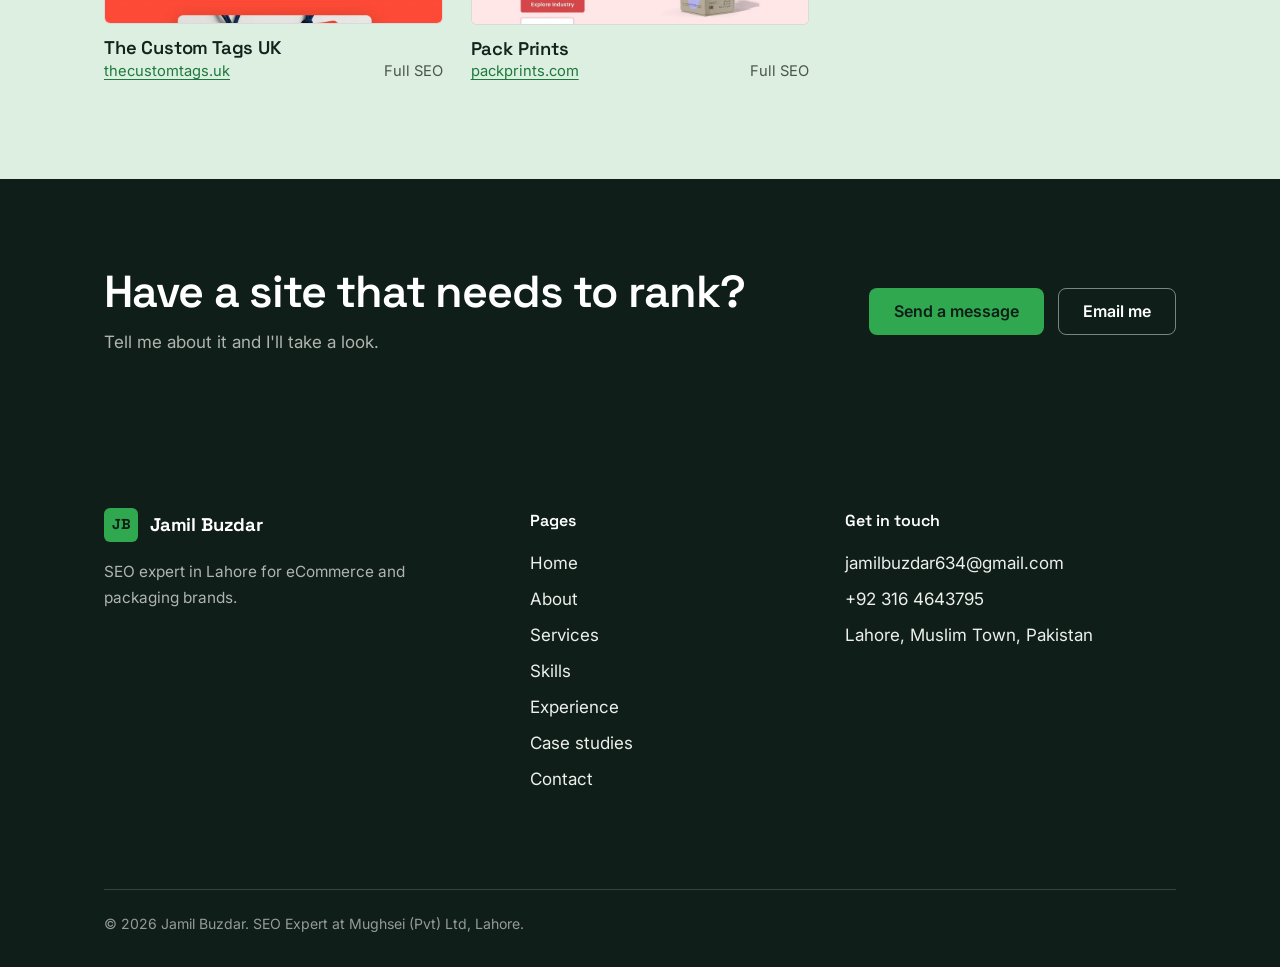
<file: experience.html>
<!DOCTYPE html>
<html lang="en">
<head>
<meta charset="UTF-8">
<meta name="viewport" content="width=device-width, initial-scale=1, viewport-fit=cover">
<title>Experience | Jamil Buzdar, SEO Expert at Mughsei (Pvt) Ltd</title>
<meta name="description" content="Jamil Buzdar has 5+ years of SEO experience and is currently SEO Expert at Mughsei (Pvt) Ltd in Lahore, running SEO for five live eCommerce and packaging sites.">
<meta name="theme-color" content="#0F1E18">
<meta property="og:type" content="website">
<meta property="og:title" content="Experience | Jamil Buzdar, SEO Expert at Mughsei (Pvt) Ltd">
<meta property="og:description" content="Jamil Buzdar has 5+ years of SEO experience and is currently SEO Expert at Mughsei (Pvt) Ltd in Lahore, running SEO for five live eCommerce and packaging sites.">
<link rel="icon" href="favicon.svg" type="image/svg+xml">
<link rel="preconnect" href="https://fonts.googleapis.com">
<link rel="preconnect" href="https://fonts.gstatic.com" crossorigin>
<link href="https://fonts.googleapis.com/css2?family=Space+Grotesk:wght@500;600;700&family=Inter:wght@400;500;600;700&display=swap" rel="stylesheet">
<link rel="stylesheet" href="style.css">
</head>
<body>
<a class="skip" href="#main">Skip to content</a>
<header class="site-header">
  <div class="wrap">
    <a class="brand" href="index.html" aria-label="Jamil Buzdar, home"><span class="brand-mark" aria-hidden="true">JB</span>Jamil Buzdar</a>
    <button class="nav-toggle" type="button" aria-expanded="false" aria-controls="site-nav">Menu</button>
    <nav class="nav" id="site-nav" aria-label="Main">
      <ul class="nav-list">
        <li><a class="nav-link" href="index.html">Home</a></li>
        <li><a class="nav-link" href="about.html">About</a></li>
        <li><a class="nav-link" href="services.html">Services</a></li>
        <li><a class="nav-link" href="skills.html">Skills</a></li>
        <li><a class="nav-link" href="experience.html" aria-current="page">Experience</a></li>
        <li><a class="nav-link" href="case-studies.html">Case studies</a></li>
        <li><a class="nav-cta" href="contact.html">Contact</a></li>
      </ul>
    </nav>
  </div>
</header>
<main id="main">
<section class="page-head">
  <div class="wrap">
    <h1>Experience</h1>
    <p class="lede">5+ years growing organic search performance for eCommerce and packaging brands.</p>
  </div>
</section>

<section>
  <div class="wrap">
    <!-- To add earlier roles, copy the whole <article class="role"> block below and edit it. -->
    <article class="role">
      <div>
        <h2 class="role-title">SEO Expert</h2>
        <p class="role-meta">Mughsei (Pvt) Ltd, Lahore<br>Current role</p>
      </div>
      <div>
        <p>I run SEO for five live eCommerce and packaging sites, from technical audits to Merchant Center.</p>
        <ul class="checks">
          <li>Technical audits and indexing checks</li>
          <li>On-page structure, content and keyword strategy</li>
          <li>Off-page authority building</li>
          <li>Local SEO</li>
          <li>Google Merchant Center optimization</li>
          <li>Daily tracking in Search Console, Ahrefs and Merchant Center</li>
        </ul>
      </div>
    </article>
  </div>
</section>

<section class="section section-tint" style="margin-top:48px">
  <div class="wrap">
    <div class="section-head">
      <h2>Live projects</h2>
      <p>Brands I run full SEO for: technical, on-page, off-page, local and Merchant Center.</p>
    </div>
    <div class="projects">
<article>
  <a class="project-thumb" href="https://premiumcustomboxes.com" target="_blank" rel="noopener" aria-label="Visit premiumcustomboxes.com (opens in a new tab)"><img src="site-premium-custom-boxes.webp" alt="Homepage of Premium Custom Boxes" loading="lazy"></a>
  <h3 class="project-name">Premium Custom Boxes</h3>
  <p class="project-meta"><a href="https://premiumcustomboxes.com" target="_blank" rel="noopener">premiumcustomboxes.com</a><span>Full SEO</span></p>
</article>
<article>
  <a class="project-thumb" href="https://customboxesmarket.com" target="_blank" rel="noopener" aria-label="Visit customboxesmarket.com (opens in a new tab)"><img src="site-custom-boxes-market.webp" alt="Homepage of Custom Boxes Market" loading="lazy"></a>
  <h3 class="project-name">Custom Boxes Market</h3>
  <p class="project-meta"><a href="https://customboxesmarket.com" target="_blank" rel="noopener">customboxesmarket.com</a><span>Full SEO</span></p>
</article>
<article>
  <a class="project-thumb" href="https://waxpapers.net" target="_blank" rel="noopener" aria-label="Visit waxpapers.net (opens in a new tab)"><img src="site-waxpapers.webp" alt="Homepage of WaxPapers" loading="lazy"></a>
  <h3 class="project-name">WaxPapers</h3>
  <p class="project-meta"><a href="https://waxpapers.net" target="_blank" rel="noopener">waxpapers.net</a><span>Full SEO</span></p>
</article>
<article>
  <a class="project-thumb" href="https://thecustomtags.uk" target="_blank" rel="noopener" aria-label="Visit thecustomtags.uk (opens in a new tab)"><img src="site-the-custom-tags-uk.webp" alt="Homepage of The Custom Tags UK" loading="lazy"></a>
  <h3 class="project-name">The Custom Tags UK</h3>
  <p class="project-meta"><a href="https://thecustomtags.uk" target="_blank" rel="noopener">thecustomtags.uk</a><span>Full SEO</span></p>
</article>
<article>
  <a class="project-thumb" href="https://packprints.com" target="_blank" rel="noopener" aria-label="Visit packprints.com (opens in a new tab)"><img src="site-pack-prints.webp" alt="Homepage of Pack Prints" loading="lazy"></a>
  <h3 class="project-name">Pack Prints</h3>
  <p class="project-meta"><a href="https://packprints.com" target="_blank" rel="noopener">packprints.com</a><span>Full SEO</span></p>
</article>
    </div>
  </div>
</section>

<section class="cta-band">
  <div class="wrap">
    <div>
      <h2>Have a site that needs to rank?</h2>
      <p>Tell me about it and I&#x27;ll take a look.</p>
    </div>
    <div class="actions">
      <a class="btn btn-accent" href="contact.html">Send a message</a>
      <a class="btn btn-ghost-dark" href="mailto:jamilbuzdar634@gmail.com">Email me</a>
    </div>
  </div>
</section>
</main>
<footer class="site-footer">
  <div class="wrap">
    <div>
      <a class="brand" href="index.html" aria-label="Jamil Buzdar, home"><span class="brand-mark" aria-hidden="true">JB</span>Jamil Buzdar</a>
      <p class="foot-text">SEO expert in Lahore for eCommerce and packaging brands.</p>
    </div>
    <div>
      <p class="foot-title">Pages</p>
      <ul class="foot-list"><li><a href="index.html">Home</a></li><li><a href="about.html">About</a></li><li><a href="services.html">Services</a></li><li><a href="skills.html">Skills</a></li><li><a href="experience.html">Experience</a></li><li><a href="case-studies.html">Case studies</a></li><li><a href="contact.html">Contact</a></li></ul>
    </div>
    <div>
      <p class="foot-title">Get in touch</p>
      <ul class="foot-list">
        <li><a href="mailto:jamilbuzdar634@gmail.com">jamilbuzdar634@gmail.com</a></li>
        <li><a href="tel:+923164643795">+92 316 4643795</a></li>
        <li>Lahore, Muslim Town, Pakistan</li>
      </ul>
    </div>
    <p class="foot-bottom" style="grid-column:1/-1">&copy; 2026 Jamil Buzdar. SEO Expert at Mughsei (Pvt) Ltd, Lahore.</p>
  </div>
</footer>
<script src="main.js" defer></script>
</body>
</html>
</file>
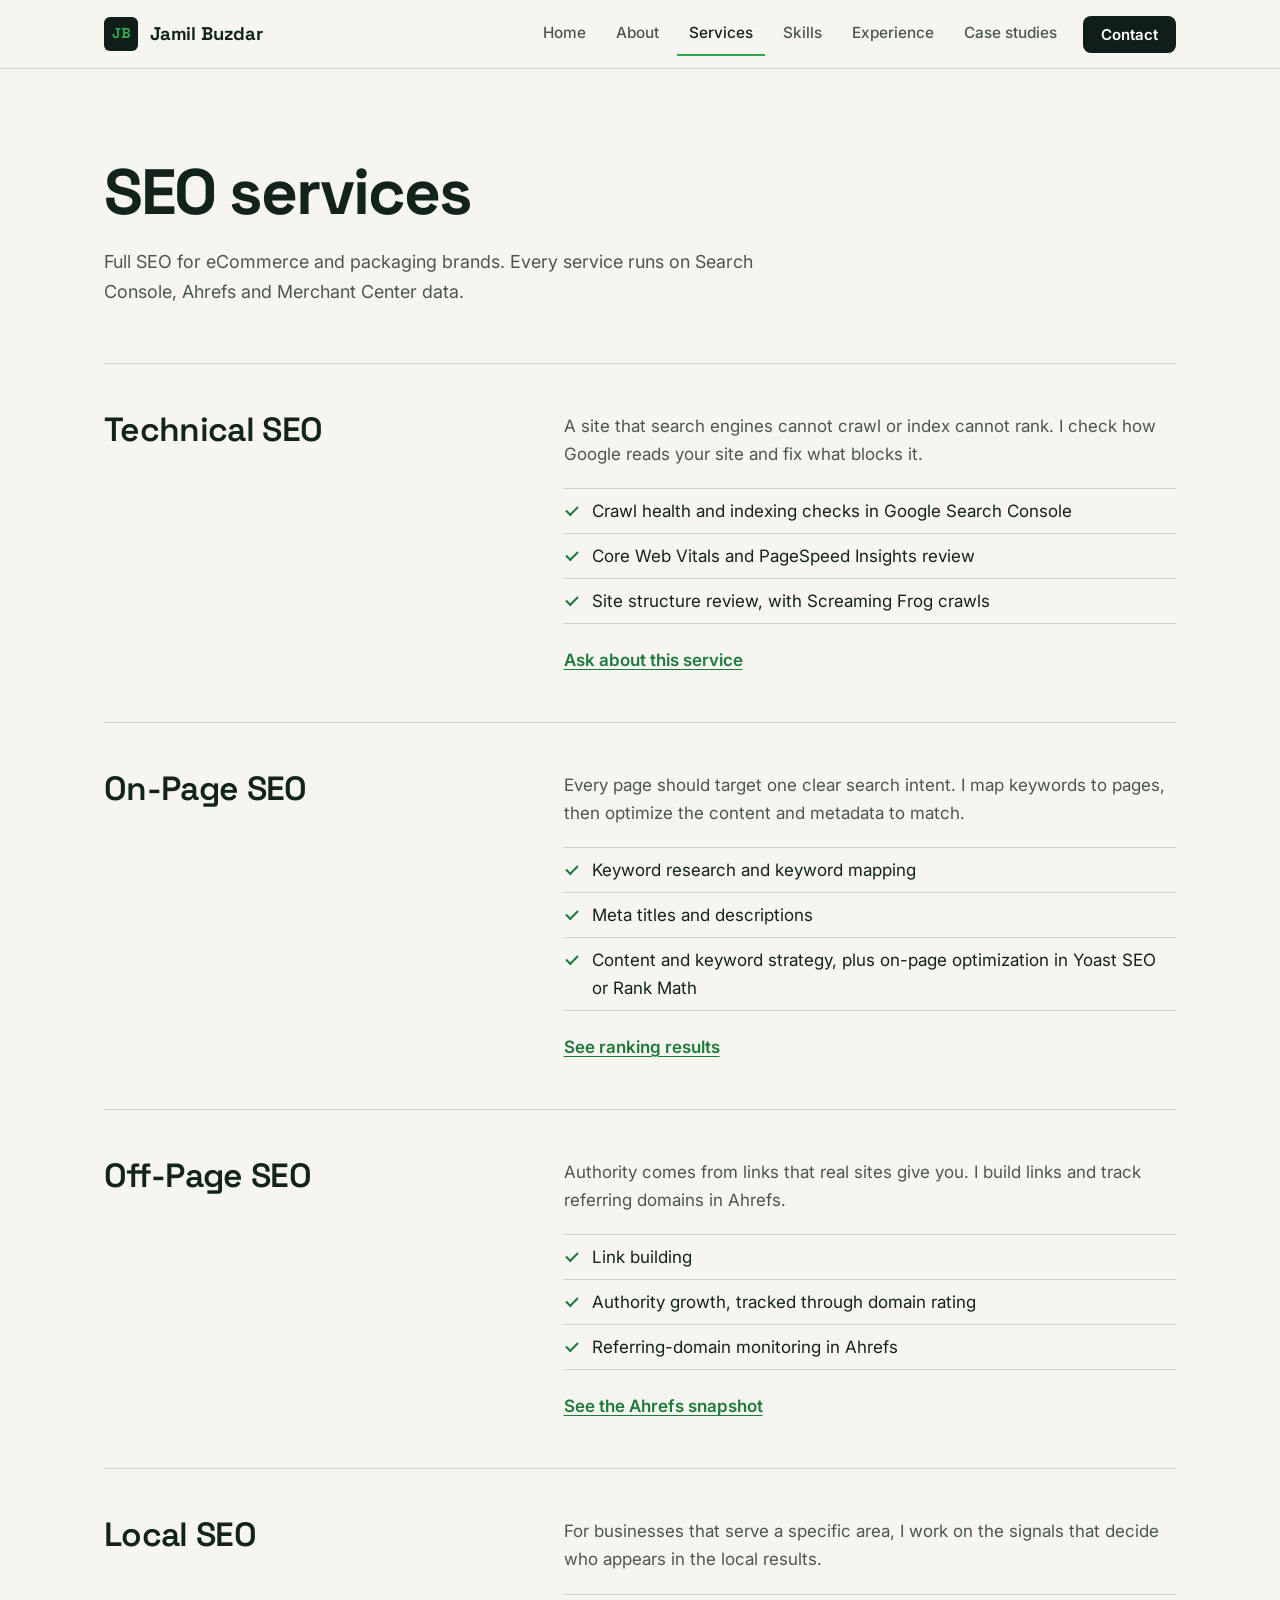
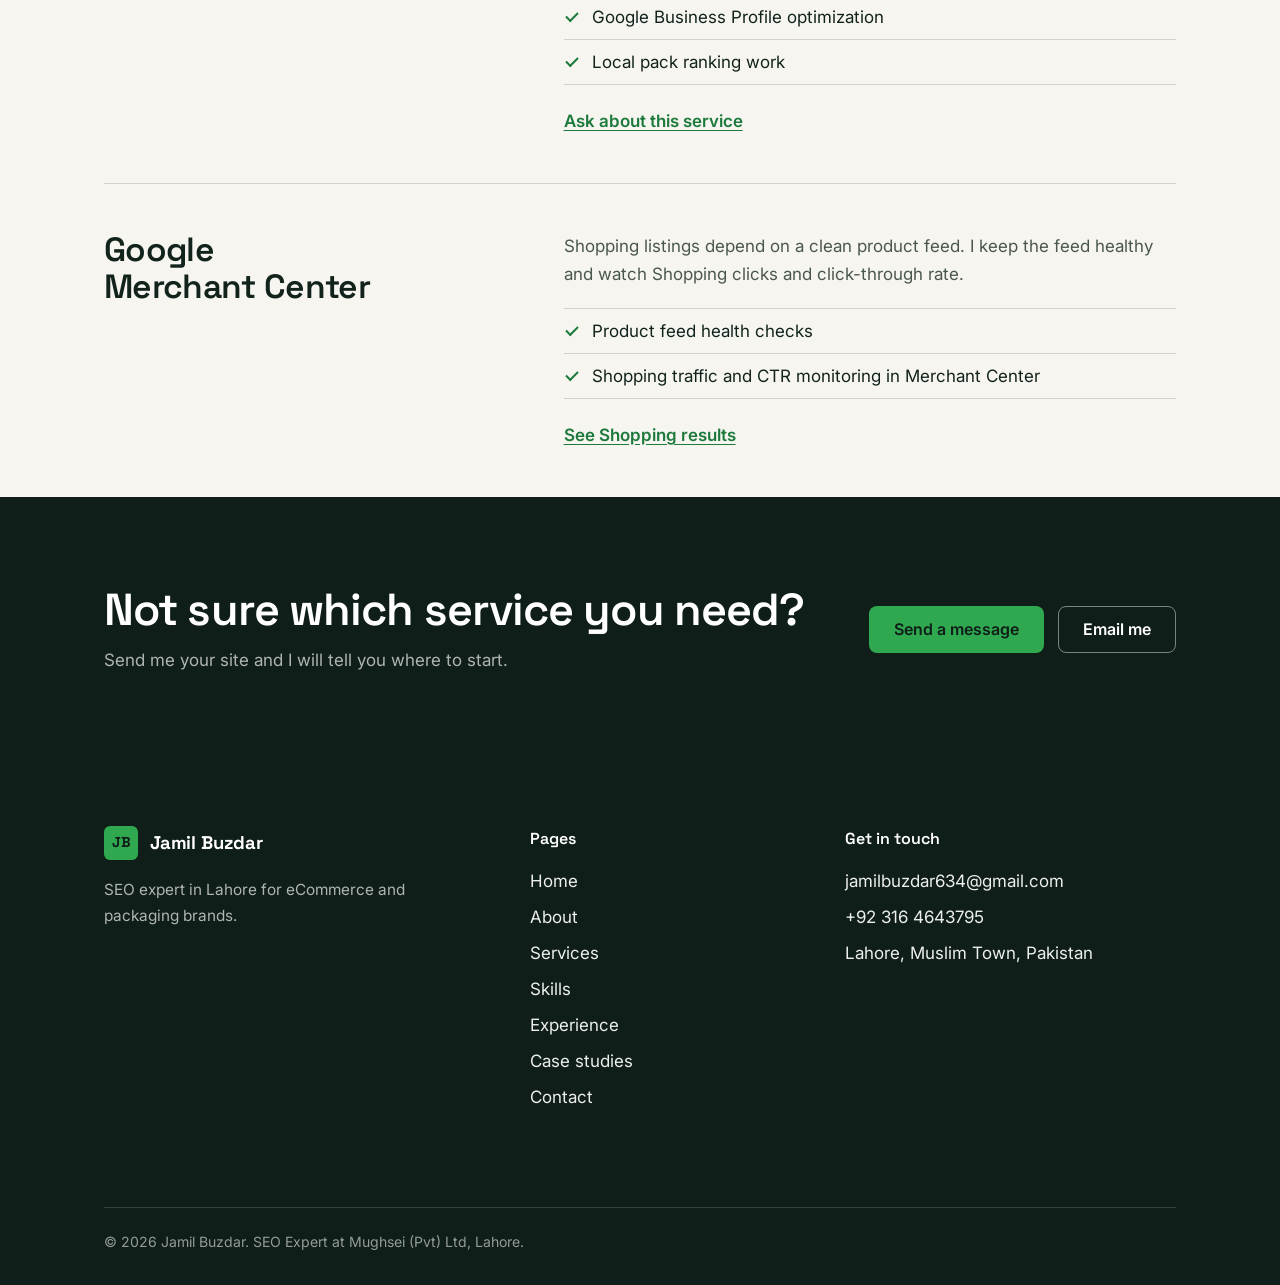
<file: services.html>
<!DOCTYPE html>
<html lang="en">
<head>
<meta charset="UTF-8">
<meta name="viewport" content="width=device-width, initial-scale=1, viewport-fit=cover">
<title>SEO Services | Technical, On-Page, Off-Page, Local &amp; Merchant Center</title>
<meta name="description" content="Technical SEO, on-page SEO, off-page SEO, local SEO and Google Merchant Center optimization for eCommerce and packaging brands, by Jamil Buzdar.">
<meta name="theme-color" content="#0F1E18">
<meta property="og:type" content="website">
<meta property="og:title" content="SEO Services | Technical, On-Page, Off-Page, Local &amp; Merchant Center">
<meta property="og:description" content="Technical SEO, on-page SEO, off-page SEO, local SEO and Google Merchant Center optimization for eCommerce and packaging brands, by Jamil Buzdar.">
<link rel="icon" href="favicon.svg" type="image/svg+xml">
<link rel="preconnect" href="https://fonts.googleapis.com">
<link rel="preconnect" href="https://fonts.gstatic.com" crossorigin>
<link href="https://fonts.googleapis.com/css2?family=Space+Grotesk:wght@500;600;700&family=Inter:wght@400;500;600;700&display=swap" rel="stylesheet">
<link rel="stylesheet" href="style.css">
</head>
<body>
<a class="skip" href="#main">Skip to content</a>
<header class="site-header">
  <div class="wrap">
    <a class="brand" href="index.html" aria-label="Jamil Buzdar, home"><span class="brand-mark" aria-hidden="true">JB</span>Jamil Buzdar</a>
    <button class="nav-toggle" type="button" aria-expanded="false" aria-controls="site-nav">Menu</button>
    <nav class="nav" id="site-nav" aria-label="Main">
      <ul class="nav-list">
        <li><a class="nav-link" href="index.html">Home</a></li>
        <li><a class="nav-link" href="about.html">About</a></li>
        <li><a class="nav-link" href="services.html" aria-current="page">Services</a></li>
        <li><a class="nav-link" href="skills.html">Skills</a></li>
        <li><a class="nav-link" href="experience.html">Experience</a></li>
        <li><a class="nav-link" href="case-studies.html">Case studies</a></li>
        <li><a class="nav-cta" href="contact.html">Contact</a></li>
      </ul>
    </nav>
  </div>
</header>
<main id="main">
<section class="page-head">
  <div class="wrap">
    <h1>SEO services</h1>
    <p class="lede">Full SEO for eCommerce and packaging brands. Every service runs on Search Console, Ahrefs and Merchant Center data.</p>
  </div>
</section>

<section>
  <div class="wrap">
    <article class="service" id="technical-seo">
      <h2>Technical SEO</h2>
      <div>
        <p>A site that search engines cannot crawl or index cannot rank. I check how Google reads your site and fix what blocks it.</p>
        <ul class="checks"><li>Crawl health and indexing checks in Google Search Console</li><li>Core Web Vitals and PageSpeed Insights review</li><li>Site structure review, with Screaming Frog crawls</li></ul>
        <a class="service-link" href="contact.html">Ask about this service</a>
      </div>
    </article>
    <article class="service" id="on-page-seo">
      <h2>On-Page SEO</h2>
      <div>
        <p>Every page should target one clear search intent. I map keywords to pages, then optimize the content and metadata to match.</p>
        <ul class="checks"><li>Keyword research and keyword mapping</li><li>Meta titles and descriptions</li><li>Content and keyword strategy, plus on-page optimization in Yoast SEO or Rank Math</li></ul>
        <a class="service-link" href="case-studies.html#custom-boxes-market">See ranking results</a>
      </div>
    </article>
    <article class="service" id="off-page-seo">
      <h2>Off-Page SEO</h2>
      <div>
        <p>Authority comes from links that real sites give you. I build links and track referring domains in Ahrefs.</p>
        <ul class="checks"><li>Link building</li><li>Authority growth, tracked through domain rating</li><li>Referring-domain monitoring in Ahrefs</li></ul>
        <a class="service-link" href="case-studies.html#premium-custom-boxes">See the Ahrefs snapshot</a>
      </div>
    </article>
    <article class="service" id="local-seo">
      <h2>Local SEO</h2>
      <div>
        <p>For businesses that serve a specific area, I work on the signals that decide who appears in the local results.</p>
        <ul class="checks"><li>Google Business Profile optimization</li><li>Local pack ranking work</li></ul>
        <a class="service-link" href="contact.html">Ask about this service</a>
      </div>
    </article>
    <article class="service" id="google-merchant-center">
      <h2>Google Merchant Center</h2>
      <div>
        <p>Shopping listings depend on a clean product feed. I keep the feed healthy and watch Shopping clicks and click-through rate.</p>
        <ul class="checks"><li>Product feed health checks</li><li>Shopping traffic and CTR monitoring in Merchant Center</li></ul>
        <a class="service-link" href="case-studies.html#custom-boxes-market">See Shopping results</a>
      </div>
    </article>
  </div>
</section>

<section class="cta-band">
  <div class="wrap">
    <div>
      <h2>Not sure which service you need?</h2>
      <p>Send me your site and I will tell you where to start.</p>
    </div>
    <div class="actions">
      <a class="btn btn-accent" href="contact.html">Send a message</a>
      <a class="btn btn-ghost-dark" href="mailto:jamilbuzdar634@gmail.com">Email me</a>
    </div>
  </div>
</section>
</main>
<footer class="site-footer">
  <div class="wrap">
    <div>
      <a class="brand" href="index.html" aria-label="Jamil Buzdar, home"><span class="brand-mark" aria-hidden="true">JB</span>Jamil Buzdar</a>
      <p class="foot-text">SEO expert in Lahore for eCommerce and packaging brands.</p>
    </div>
    <div>
      <p class="foot-title">Pages</p>
      <ul class="foot-list"><li><a href="index.html">Home</a></li><li><a href="about.html">About</a></li><li><a href="services.html">Services</a></li><li><a href="skills.html">Skills</a></li><li><a href="experience.html">Experience</a></li><li><a href="case-studies.html">Case studies</a></li><li><a href="contact.html">Contact</a></li></ul>
    </div>
    <div>
      <p class="foot-title">Get in touch</p>
      <ul class="foot-list">
        <li><a href="mailto:jamilbuzdar634@gmail.com">jamilbuzdar634@gmail.com</a></li>
        <li><a href="tel:+923164643795">+92 316 4643795</a></li>
        <li>Lahore, Muslim Town, Pakistan</li>
      </ul>
    </div>
    <p class="foot-bottom" style="grid-column:1/-1">&copy; 2026 Jamil Buzdar. SEO Expert at Mughsei (Pvt) Ltd, Lahore.</p>
  </div>
</footer>
<script src="main.js" defer></script>
</body>
</html>
</file>
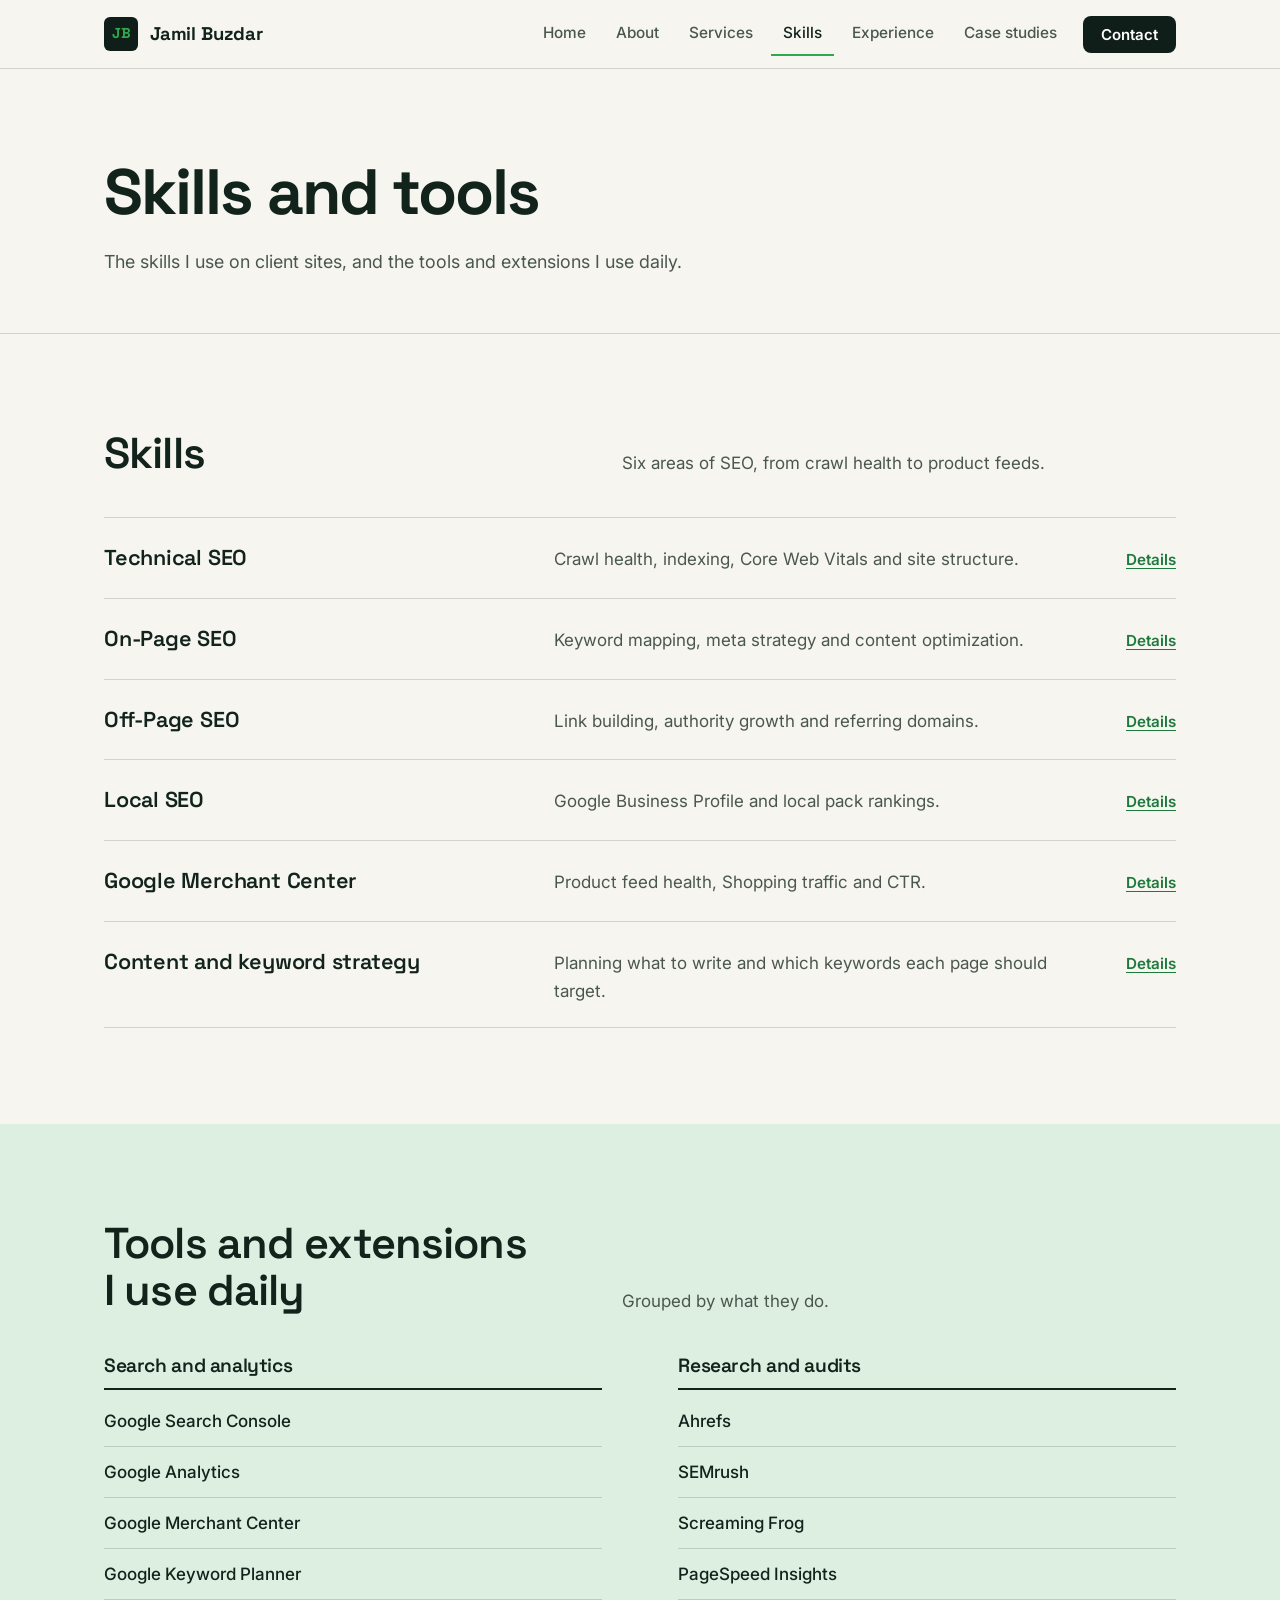
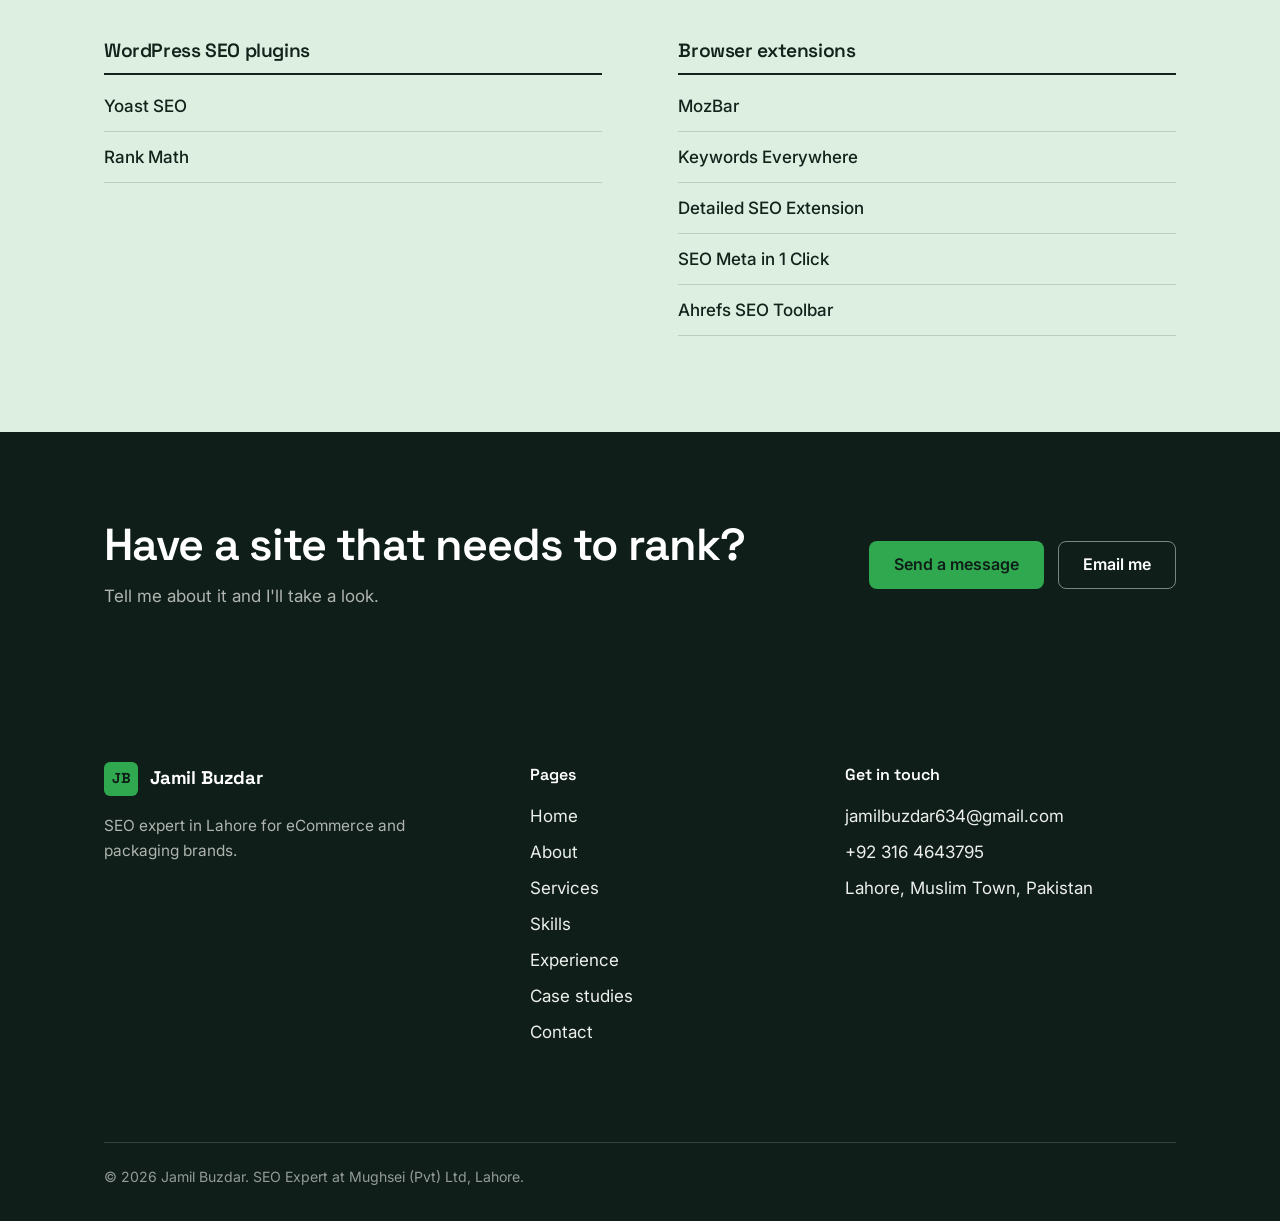
<file: skills.html>
<!DOCTYPE html>
<html lang="en">
<head>
<meta charset="UTF-8">
<meta name="viewport" content="width=device-width, initial-scale=1, viewport-fit=cover">
<title>SEO Skills and Tools | Jamil Buzdar</title>
<meta name="description" content="The SEO skills and tools Jamil Buzdar uses every day: Google Search Console, Ahrefs, SEMrush, Screaming Frog, Merchant Center, Yoast SEO and more.">
<meta name="theme-color" content="#0F1E18">
<meta property="og:type" content="website">
<meta property="og:title" content="SEO Skills and Tools | Jamil Buzdar">
<meta property="og:description" content="The SEO skills and tools Jamil Buzdar uses every day: Google Search Console, Ahrefs, SEMrush, Screaming Frog, Merchant Center, Yoast SEO and more.">
<link rel="icon" href="favicon.svg" type="image/svg+xml">
<link rel="preconnect" href="https://fonts.googleapis.com">
<link rel="preconnect" href="https://fonts.gstatic.com" crossorigin>
<link href="https://fonts.googleapis.com/css2?family=Space+Grotesk:wght@500;600;700&family=Inter:wght@400;500;600;700&display=swap" rel="stylesheet">
<link rel="stylesheet" href="style.css">
</head>
<body>
<a class="skip" href="#main">Skip to content</a>
<header class="site-header">
  <div class="wrap">
    <a class="brand" href="index.html" aria-label="Jamil Buzdar, home"><span class="brand-mark" aria-hidden="true">JB</span>Jamil Buzdar</a>
    <button class="nav-toggle" type="button" aria-expanded="false" aria-controls="site-nav">Menu</button>
    <nav class="nav" id="site-nav" aria-label="Main">
      <ul class="nav-list">
        <li><a class="nav-link" href="index.html">Home</a></li>
        <li><a class="nav-link" href="about.html">About</a></li>
        <li><a class="nav-link" href="services.html">Services</a></li>
        <li><a class="nav-link" href="skills.html" aria-current="page">Skills</a></li>
        <li><a class="nav-link" href="experience.html">Experience</a></li>
        <li><a class="nav-link" href="case-studies.html">Case studies</a></li>
        <li><a class="nav-cta" href="contact.html">Contact</a></li>
      </ul>
    </nav>
  </div>
</header>
<main id="main">
<section class="page-head">
  <div class="wrap">
    <h1>Skills and tools</h1>
    <p class="lede">The skills I use on client sites, and the tools and extensions I use daily.</p>
  </div>
</section>

<section class="section">
  <div class="wrap">
    <div class="section-head">
      <h2>Skills</h2>
      <p>Six areas of SEO, from crawl health to product feeds.</p>
    </div>
    <div class="rows">
      <div class="row"><span class="row-name">Technical SEO</span><span class="row-desc">Crawl health, indexing, Core Web Vitals and site structure.</span><a class="row-link" href="services.html#technical-seo">Details</a></div>
      <div class="row"><span class="row-name">On-Page SEO</span><span class="row-desc">Keyword mapping, meta strategy and content optimization.</span><a class="row-link" href="services.html#on-page-seo">Details</a></div>
      <div class="row"><span class="row-name">Off-Page SEO</span><span class="row-desc">Link building, authority growth and referring domains.</span><a class="row-link" href="services.html#off-page-seo">Details</a></div>
      <div class="row"><span class="row-name">Local SEO</span><span class="row-desc">Google Business Profile and local pack rankings.</span><a class="row-link" href="services.html#local-seo">Details</a></div>
      <div class="row"><span class="row-name">Google Merchant Center</span><span class="row-desc">Product feed health, Shopping traffic and CTR.</span><a class="row-link" href="services.html#google-merchant-center">Details</a></div>
      <div class="row"><span class="row-name">Content and keyword strategy</span><span class="row-desc">Planning what to write and which keywords each page should target.</span><a class="row-link" href="services.html#on-page-seo">Details</a></div>
    </div>
  </div>
</section>

<section class="section section-tint">
  <div class="wrap">
    <div class="section-head">
      <h2>Tools and extensions I use daily</h2>
      <p>Grouped by what they do.</p>
    </div>
    <div class="groups">
      <div class="group"><h3>Search and analytics</h3><ul><li>Google Search Console</li><li>Google Analytics</li><li>Google Merchant Center</li><li>Google Keyword Planner</li></ul></div>
      <div class="group"><h3>Research and audits</h3><ul><li>Ahrefs</li><li>SEMrush</li><li>Screaming Frog</li><li>PageSpeed Insights</li></ul></div>
      <div class="group"><h3>WordPress SEO plugins</h3><ul><li>Yoast SEO</li><li>Rank Math</li></ul></div>
      <div class="group"><h3>Browser extensions</h3><ul><li>MozBar</li><li>Keywords Everywhere</li><li>Detailed SEO Extension</li><li>SEO Meta in 1 Click</li><li>Ahrefs SEO Toolbar</li></ul></div>
    </div>
  </div>
</section>

<section class="cta-band">
  <div class="wrap">
    <div>
      <h2>Have a site that needs to rank?</h2>
      <p>Tell me about it and I&#x27;ll take a look.</p>
    </div>
    <div class="actions">
      <a class="btn btn-accent" href="contact.html">Send a message</a>
      <a class="btn btn-ghost-dark" href="mailto:jamilbuzdar634@gmail.com">Email me</a>
    </div>
  </div>
</section>
</main>
<footer class="site-footer">
  <div class="wrap">
    <div>
      <a class="brand" href="index.html" aria-label="Jamil Buzdar, home"><span class="brand-mark" aria-hidden="true">JB</span>Jamil Buzdar</a>
      <p class="foot-text">SEO expert in Lahore for eCommerce and packaging brands.</p>
    </div>
    <div>
      <p class="foot-title">Pages</p>
      <ul class="foot-list"><li><a href="index.html">Home</a></li><li><a href="about.html">About</a></li><li><a href="services.html">Services</a></li><li><a href="skills.html">Skills</a></li><li><a href="experience.html">Experience</a></li><li><a href="case-studies.html">Case studies</a></li><li><a href="contact.html">Contact</a></li></ul>
    </div>
    <div>
      <p class="foot-title">Get in touch</p>
      <ul class="foot-list">
        <li><a href="mailto:jamilbuzdar634@gmail.com">jamilbuzdar634@gmail.com</a></li>
        <li><a href="tel:+923164643795">+92 316 4643795</a></li>
        <li>Lahore, Muslim Town, Pakistan</li>
      </ul>
    </div>
    <p class="foot-bottom" style="grid-column:1/-1">&copy; 2026 Jamil Buzdar. SEO Expert at Mughsei (Pvt) Ltd, Lahore.</p>
  </div>
</footer>
<script src="main.js" defer></script>
</body>
</html>
</file>
<file: style.css>
/* Jamil Buzdar — SEO portfolio website
   Tokens carried over from the original single-page portfolio. */
:root{
  --paper:#F6F5F0;
  --ink:#12231C;
  --ink-soft:#4A574F;
  --line:rgba(18,35,28,.16);
  --panel:#0F1E18;
  --accent:#2FA84F;
  --accent-ink:#1E7A3C;      /* accent for text on paper, 5:1 contrast */
  --accent-soft:#DCEFE0;
  --on-panel:#EDEFEC;
  --on-panel-soft:rgba(237,239,236,.72);
  --head:'Space Grotesk',system-ui,sans-serif;
  --body:'Inter',system-ui,sans-serif;
  --wrap:1120px;
  --gutter:24px;
}

*,*::before,*::after{box-sizing:border-box}
*{margin:0;padding:0}
html{scroll-behavior:smooth;scroll-padding-top:88px;-webkit-text-size-adjust:100%}
body{
  background:var(--paper);color:var(--ink);
  font-family:var(--body);font-size:1.0625rem;line-height:1.65;
  -webkit-font-smoothing:antialiased;
}
img{max-width:100%;display:block;height:auto}
a{color:var(--accent-ink);text-underline-offset:3px}
a:hover{color:var(--ink)}
ul{list-style:none}
h1,h2,h3{font-family:var(--head);line-height:1.1;letter-spacing:-.02em;font-weight:600;text-wrap:balance}
p{max-width:64ch}
:focus-visible{outline:3px solid var(--accent-ink);outline-offset:3px;border-radius:2px}
.on-panel :focus-visible,.site-footer :focus-visible,.growth :focus-visible{outline-color:var(--accent)}
.skip{position:absolute;left:-999px;top:8px;background:var(--panel);color:#fff;padding:10px 16px;z-index:100;border-radius:6px}
.skip:focus{left:8px}

.wrap{width:100%;max-width:var(--wrap);margin:0 auto;padding:0 var(--gutter)}

/* ---------- header ---------- */
.site-header{
  position:sticky;top:0;z-index:50;
  background:rgba(246,245,240,.92);
  -webkit-backdrop-filter:blur(10px);backdrop-filter:blur(10px);
  border-bottom:1px solid var(--line);
}
.site-header .wrap{display:flex;align-items:center;justify-content:space-between;gap:24px;min-height:68px}
.brand{display:flex;align-items:center;gap:12px;text-decoration:none;color:var(--ink);font-family:var(--head);font-weight:700;font-size:1.15rem;letter-spacing:-.01em}
.brand-mark{display:grid;place-items:center;width:34px;height:34px;background:var(--panel);color:var(--accent);border-radius:6px;font-size:.9rem;letter-spacing:0}
.nav-list{display:flex;align-items:center;gap:6px}
.nav-link{display:block;padding:8px 12px;color:var(--ink-soft);text-decoration:none;font-weight:500;font-size:.96rem;border-bottom:2px solid transparent}
.nav-link:hover{color:var(--ink)}
.nav-link[aria-current="page"]{color:var(--ink);border-bottom-color:var(--accent)}
.nav-cta{margin-left:8px;padding:9px 18px;background:var(--panel);color:#fff;border-radius:8px;font-weight:600;font-size:.94rem;text-decoration:none}
.nav-cta:hover{background:var(--accent-ink);color:#fff}
.nav-cta[aria-current="page"]{background:var(--accent-ink)}
.nav-toggle{display:none;background:none;border:1px solid var(--line);border-radius:8px;padding:9px 14px;font:600 .95rem var(--body);color:var(--ink);cursor:pointer}

/* ---------- buttons ---------- */
.btn{display:inline-block;padding:13px 24px;border-radius:8px;font-weight:600;font-size:1rem;text-decoration:none;border:1px solid transparent;cursor:pointer;font-family:var(--body);line-height:1.2;transition:background .15s,color .15s,border-color .15s}
.btn-solid{background:var(--panel);color:#fff}
.btn-solid:hover{background:var(--accent-ink);color:#fff}
.btn-line{border-color:var(--ink);color:var(--ink)}
.btn-line:hover{background:var(--ink);color:#fff}
.btn-accent{background:var(--accent);color:var(--panel)}
.btn-accent:hover{background:#fff;color:var(--panel)}
.btn-ghost-dark{border-color:rgba(255,255,255,.45);color:#fff}
.btn-ghost-dark:hover{background:#fff;color:var(--panel)}
.actions{display:flex;flex-wrap:wrap;gap:14px;margin-top:32px}

/* ---------- hero ---------- */
.hero{padding:clamp(48px,8vw,104px) 0 clamp(48px,7vw,88px)}
.hero .wrap{display:grid;grid-template-columns:minmax(0,1.15fr) minmax(0,.85fr);gap:clamp(32px,6vw,80px);align-items:center}
.hero-title{font-size:clamp(2.6rem,6.2vw,4.7rem);line-height:1.02;letter-spacing:-.03em;font-weight:700}
.hero-lede{margin-top:24px;font-size:1.15rem;color:var(--ink-soft);max-width:54ch}
.hero-role{margin-top:14px;font-size:.98rem;color:var(--ink-soft)}
.hero-role strong{color:var(--ink)}

/* the one memorable element: real Search Console figures as a chart */
.growth{background:var(--panel);color:var(--on-panel);padding:28px 28px 24px;border-radius:14px}
.growth h2{font-size:1.2rem;color:#fff;letter-spacing:-.01em;margin-bottom:4px}
.growth-sub{font-size:.9rem;color:var(--on-panel-soft);max-width:none}
.bars{display:grid;grid-template-columns:repeat(4,1fr);gap:14px;align-items:end;height:250px;margin-top:26px;border-bottom:1px solid rgba(255,255,255,.28)}
.bar-col{display:flex;flex-direction:column;justify-content:flex-end;height:100%}
.bar-val{font-family:var(--head);font-weight:600;font-size:1.05rem;color:#fff;margin-bottom:8px}
.bar{height:var(--h);background:var(--accent);border-radius:3px 3px 0 0;transform-origin:bottom;animation:rise .9s cubic-bezier(.2,.7,.2,1) both;animation-delay:calc(var(--i) * 140ms)}
.bar-col:last-child .bar{background:#fff}
.bar-names{display:grid;grid-template-columns:repeat(4,1fr);gap:14px;margin-top:10px;font-size:.84rem;color:var(--on-panel-soft)}
.growth-note{margin-top:20px;font-size:.92rem;color:var(--on-panel);max-width:none}
@keyframes rise{from{transform:scaleY(0)}to{transform:scaleY(1)}}

.facts{display:flex;flex-wrap:wrap;gap:20px 56px;margin-top:44px;padding-top:28px;border-top:1px solid var(--line)}
.fact-num{font-family:var(--head);font-weight:700;font-size:2.3rem;line-height:1;letter-spacing:-.02em}
.fact-label{margin-top:8px;font-size:.92rem;color:var(--ink-soft);max-width:22ch;line-height:1.4}

/* ---------- sections ---------- */
.section{padding:clamp(56px,8vw,96px) 0;border-top:1px solid var(--line)}
.section-tint{background:var(--accent-soft);border-top:none}
.section-head{display:grid;grid-template-columns:minmax(0,1fr) minmax(0,1.2fr);gap:24px 56px;align-items:end;margin-bottom:40px}
.section-head h2,.h2{font-size:clamp(1.9rem,4vw,2.7rem)}
.section-head p{color:var(--ink-soft)}
.lede{color:var(--ink-soft);font-size:1.12rem;max-width:62ch}

/* page header for inner pages */
.page-head{padding:clamp(48px,7vw,88px) 0 clamp(32px,5vw,56px)}
.page-head h1{font-size:clamp(2.4rem,5.4vw,4rem);letter-spacing:-.03em;font-weight:700;max-width:18ch}
.page-head .lede{margin-top:20px}

/* ruled rows (services list, skills list) */
.rows{border-bottom:1px solid var(--line)}
.row{display:grid;grid-template-columns:minmax(0,1fr) minmax(0,1.3fr) auto;gap:12px 40px;align-items:baseline;padding:22px 0;border-top:1px solid var(--line)}
.row-name{font-family:var(--head);font-weight:600;font-size:1.35rem;letter-spacing:-.01em}
.row-desc{color:var(--ink-soft)}
.row-link{font-weight:600;font-size:.95rem;white-space:nowrap}

/* proof columns */
.proof{display:grid;grid-template-columns:repeat(3,minmax(0,1fr));border-top:1px solid var(--line)}
.proof-item{padding:28px 28px 8px 0;display:flex;flex-direction:column;gap:12px}
.proof-item + .proof-item{padding-left:28px;border-left:1px solid var(--line)}
.proof-client{font-size:.92rem;font-weight:600;color:var(--accent-ink)}
.proof-result{font-family:var(--head);font-weight:600;font-size:1.3rem;line-height:1.25;letter-spacing:-.01em}
.proof-item a{font-weight:600;font-size:.95rem;margin-top:auto;padding-top:8px}

/* ---------- screenshots + lightbox ---------- */
.shots{display:grid;grid-template-columns:repeat(2,minmax(0,1fr));gap:28px 24px}
.shots.one{grid-template-columns:minmax(0,1fr)}
.shot{margin:0}
.shot-btn{display:block;width:100%;padding:0;border:1px solid var(--line);background:#fff;border-radius:6px;overflow:hidden;cursor:zoom-in}
.shot-btn img{width:100%}
.shot-btn:hover{border-color:var(--ink)}
.shot figcaption{margin-top:10px;font-size:.9rem;color:var(--ink-soft);line-height:1.45}
.shot-tall{max-width:520px}

.lightbox{position:fixed;inset:0;z-index:200;background:rgba(10,20,15,.92);overflow:auto;padding:56px 16px 32px;display:none}
.lightbox.open{display:block}
.lightbox img{max-width:min(1100px,100%);margin:0 auto;border-radius:4px;background:#fff}
.lb-close{position:fixed;top:12px;right:12px;z-index:201;background:#fff;color:var(--ink);border:0;border-radius:8px;padding:10px 16px;font:600 .95rem var(--body);cursor:pointer}

/* case studies */
.case{padding:clamp(48px,7vw,80px) 0;border-top:1px solid var(--line)}
.case-top{display:grid;grid-template-columns:minmax(0,1fr) minmax(0,1.2fr);gap:20px 56px;margin-bottom:36px}
.case-top h2{font-size:clamp(1.7rem,3.4vw,2.3rem)}
.case-top p{color:var(--ink-soft)}
.case-sub{margin:44px 0 18px;font-size:1.15rem}
.snapshot{display:flex;flex-wrap:wrap;gap:12px 40px;margin:0 0 32px;padding:18px 0;border-top:1px solid var(--line);border-bottom:1px solid var(--line)}
.snap dt{font-size:.85rem;color:var(--ink-soft)}
.snap dd{font-family:var(--head);font-weight:600;font-size:1.5rem;letter-spacing:-.01em}

/* ---------- two-column text pages ---------- */
.split{display:grid;grid-template-columns:minmax(0,1.5fr) minmax(0,1fr);gap:48px clamp(32px,6vw,88px);align-items:start}
.prose h2{font-size:1.7rem;margin:44px 0 14px}
.prose h2:first-child{margin-top:0}
.prose p{color:var(--ink-soft);margin-bottom:16px}
.checks li{position:relative;padding:8px 0 8px 28px;border-top:1px solid var(--line);color:var(--ink)}
.checks li:last-child{border-bottom:1px solid var(--line)}
.checks li::before{content:"";position:absolute;left:2px;top:17px;width:12px;height:7px;border-left:2px solid var(--accent-ink);border-bottom:2px solid var(--accent-ink);transform:rotate(-45deg)}
.dl{position:sticky;top:96px;border-top:2px solid var(--ink)}
.dl div{padding:16px 0;border-bottom:1px solid var(--line)}
.dl dt{font-size:.88rem;color:var(--ink-soft)}
.dl dd{font-weight:600;margin-top:2px}
.dl a{font-weight:600}

/* services page */
.service{display:grid;grid-template-columns:minmax(0,1fr) minmax(0,1.6fr);gap:20px clamp(32px,6vw,88px);padding:48px 0;border-top:1px solid var(--line)}
.service h2{font-size:clamp(1.6rem,3vw,2.1rem)}
.service p{color:var(--ink-soft);margin-bottom:20px}
.service .checks{margin-bottom:22px}
.service-link{font-weight:600}

/* skills page */
.groups{display:grid;grid-template-columns:repeat(2,minmax(0,1fr));gap:40px clamp(32px,6vw,88px)}
.group h3{font-size:1.2rem;padding-bottom:12px;border-bottom:2px solid var(--ink);margin-bottom:6px}
.group li{padding:11px 0;border-bottom:1px solid var(--line);font-weight:500}

/* experience */
.role{display:grid;grid-template-columns:minmax(0,1fr) minmax(0,1.6fr);gap:20px clamp(32px,6vw,88px);padding:36px 0;border-top:2px solid var(--ink)}
.role-title{font-family:var(--head);font-weight:600;font-size:1.7rem;letter-spacing:-.015em}
.role-meta{margin-top:6px;color:var(--ink-soft)}
.role p{color:var(--ink-soft);margin-bottom:18px}

.projects{display:grid;grid-template-columns:repeat(3,minmax(0,1fr));gap:36px 28px}
.project-thumb{display:block;border:1px solid var(--line);background:#fff;border-radius:6px;overflow:hidden;aspect-ratio:4/3}
.project-thumb img{width:100%;height:100%;object-fit:cover;object-position:top}
.project-thumb:hover{border-color:var(--ink)}
.project-name{margin-top:14px;font-family:var(--head);font-weight:600;font-size:1.15rem;letter-spacing:-.01em}
.project-meta{display:flex;justify-content:space-between;gap:12px;flex-wrap:wrap;font-size:.92rem}
.project-meta span{color:var(--ink-soft)}

/* ---------- call to action band ---------- */
.cta-band{background:var(--panel);color:var(--on-panel);padding:clamp(56px,8vw,88px) 0}
.cta-band .wrap{display:grid;grid-template-columns:minmax(0,1.2fr) auto;gap:28px 56px;align-items:center}
.cta-band h2{font-size:clamp(1.9rem,4vw,2.8rem);color:#fff}
.cta-band p{margin-top:12px;color:var(--on-panel-soft)}
.cta-band .actions{margin-top:0}

/* ---------- contact ---------- */
.contact-grid{display:grid;grid-template-columns:minmax(0,.9fr) minmax(0,1.3fr);gap:48px clamp(32px,6vw,88px);align-items:start}
.ways{border-top:2px solid var(--ink)}
.way{display:block;padding:20px 0;border-bottom:1px solid var(--line);text-decoration:none;color:var(--ink)}
a.way:hover .way-value{color:var(--accent-ink)}
.way-label{display:block;font-size:.88rem;color:var(--ink-soft)}
.way-value{display:block;font-family:var(--head);font-weight:600;font-size:1.3rem;letter-spacing:-.01em;margin-top:2px;overflow-wrap:anywhere}
.way-hint{display:block;font-size:.9rem;color:var(--ink-soft);margin-top:2px}

.form{background:#fff;border:1px solid var(--line);border-radius:12px;padding:clamp(22px,4vw,36px)}
.form h2{font-size:1.5rem;margin-bottom:6px}
.form-intro{color:var(--ink-soft);margin-bottom:24px;font-size:.98rem}
.field{margin-bottom:18px}
.field-row{display:grid;grid-template-columns:repeat(2,minmax(0,1fr));gap:18px}
.field label{display:block;font-weight:600;font-size:.95rem;margin-bottom:6px}
.field .opt{font-weight:400;color:var(--ink-soft)}
.field input,.field select,.field textarea{
  width:100%;padding:12px 14px;font:inherit;font-size:1rem;color:var(--ink);
  background:var(--paper);border:1px solid rgba(18,35,28,.38);border-radius:8px;
}
.field textarea{min-height:150px;resize:vertical}
.field input:focus,.field select:focus,.field textarea:focus{outline:3px solid var(--accent);outline-offset:1px;border-color:var(--ink)}
.hp{position:absolute;left:-9999px;width:1px;height:1px;overflow:hidden}
.form-status{margin-top:16px;font-size:.98rem;min-height:1.5em}
.form-status.error{color:#9B2C1F}
.form-status.error a{color:#9B2C1F;font-weight:600}
.form-done{display:none;padding:12px 0}
.form-done h2{margin-bottom:10px}
.form-done p{color:var(--ink-soft);margin-bottom:20px}
.form.sent .form-fields{display:none}
.form.sent .form-done{display:block}

/* ---------- footer ---------- */
.site-footer{background:var(--panel);color:var(--on-panel);padding:64px 0 32px}
.site-footer .wrap{display:grid;grid-template-columns:minmax(0,1.4fr) minmax(0,1fr) minmax(0,1.2fr);gap:40px}
.site-footer .brand{color:#fff}
.site-footer .brand-mark{background:var(--accent);color:var(--panel)}
.foot-text{margin-top:16px;color:var(--on-panel-soft);font-size:.96rem;max-width:36ch}
.foot-title{font-family:var(--head);font-weight:600;color:#fff;font-size:1rem;margin-bottom:14px}
.foot-list li{margin-bottom:8px}
.site-footer a{color:var(--on-panel);text-decoration:none;border-bottom:1px solid transparent}
.site-footer a:hover{color:#fff;border-bottom-color:var(--accent)}
.foot-bottom{margin-top:48px;padding-top:22px;border-top:1px solid rgba(255,255,255,.16);color:rgba(237,239,236,.6);font-size:.88rem;max-width:none}

/* ---------- responsive ---------- */
@media (max-width:1020px){
  .nav-toggle{display:block}
  .nav{display:none;position:absolute;left:0;right:0;top:100%;background:var(--paper);border-bottom:1px solid var(--line);padding:8px var(--gutter) 20px}
  .nav.open{display:block}
  .nav-list{flex-direction:column;align-items:stretch;gap:0}
  .nav-link{padding:14px 0;border-bottom:1px solid var(--line)}
  .nav-link[aria-current="page"]{border-bottom-color:var(--accent)}
  .nav-cta{margin:16px 0 0;text-align:center;padding:14px}
}
@media (max-width:900px){
  .hero .wrap,.section-head,.case-top,.split,.service,.role,.contact-grid,.cta-band .wrap,.groups{grid-template-columns:minmax(0,1fr)}
  .site-footer .wrap{grid-template-columns:minmax(0,1fr)}
  .projects{grid-template-columns:repeat(2,minmax(0,1fr))}
  .proof{grid-template-columns:minmax(0,1fr)}
  .proof-item,.proof-item + .proof-item{padding:24px 0;border-left:0;border-bottom:1px solid var(--line)}
  .row{grid-template-columns:minmax(0,1fr);gap:6px}
  .dl{position:static}
  .section-head{margin-bottom:28px}
}
@media (max-width:600px){
  :root{--gutter:20px}
  .shots,.field-row,.projects{grid-template-columns:minmax(0,1fr)}
  .bars{height:210px}
  .growth{padding:22px 18px 20px}
  .facts{gap:20px 36px}
  .btn{width:100%;text-align:center}
  .actions{flex-direction:column}
}
@media (prefers-reduced-motion:reduce){
  html{scroll-behavior:auto}
  .bar{animation:none}
  *{transition:none!important}
}
</file>
